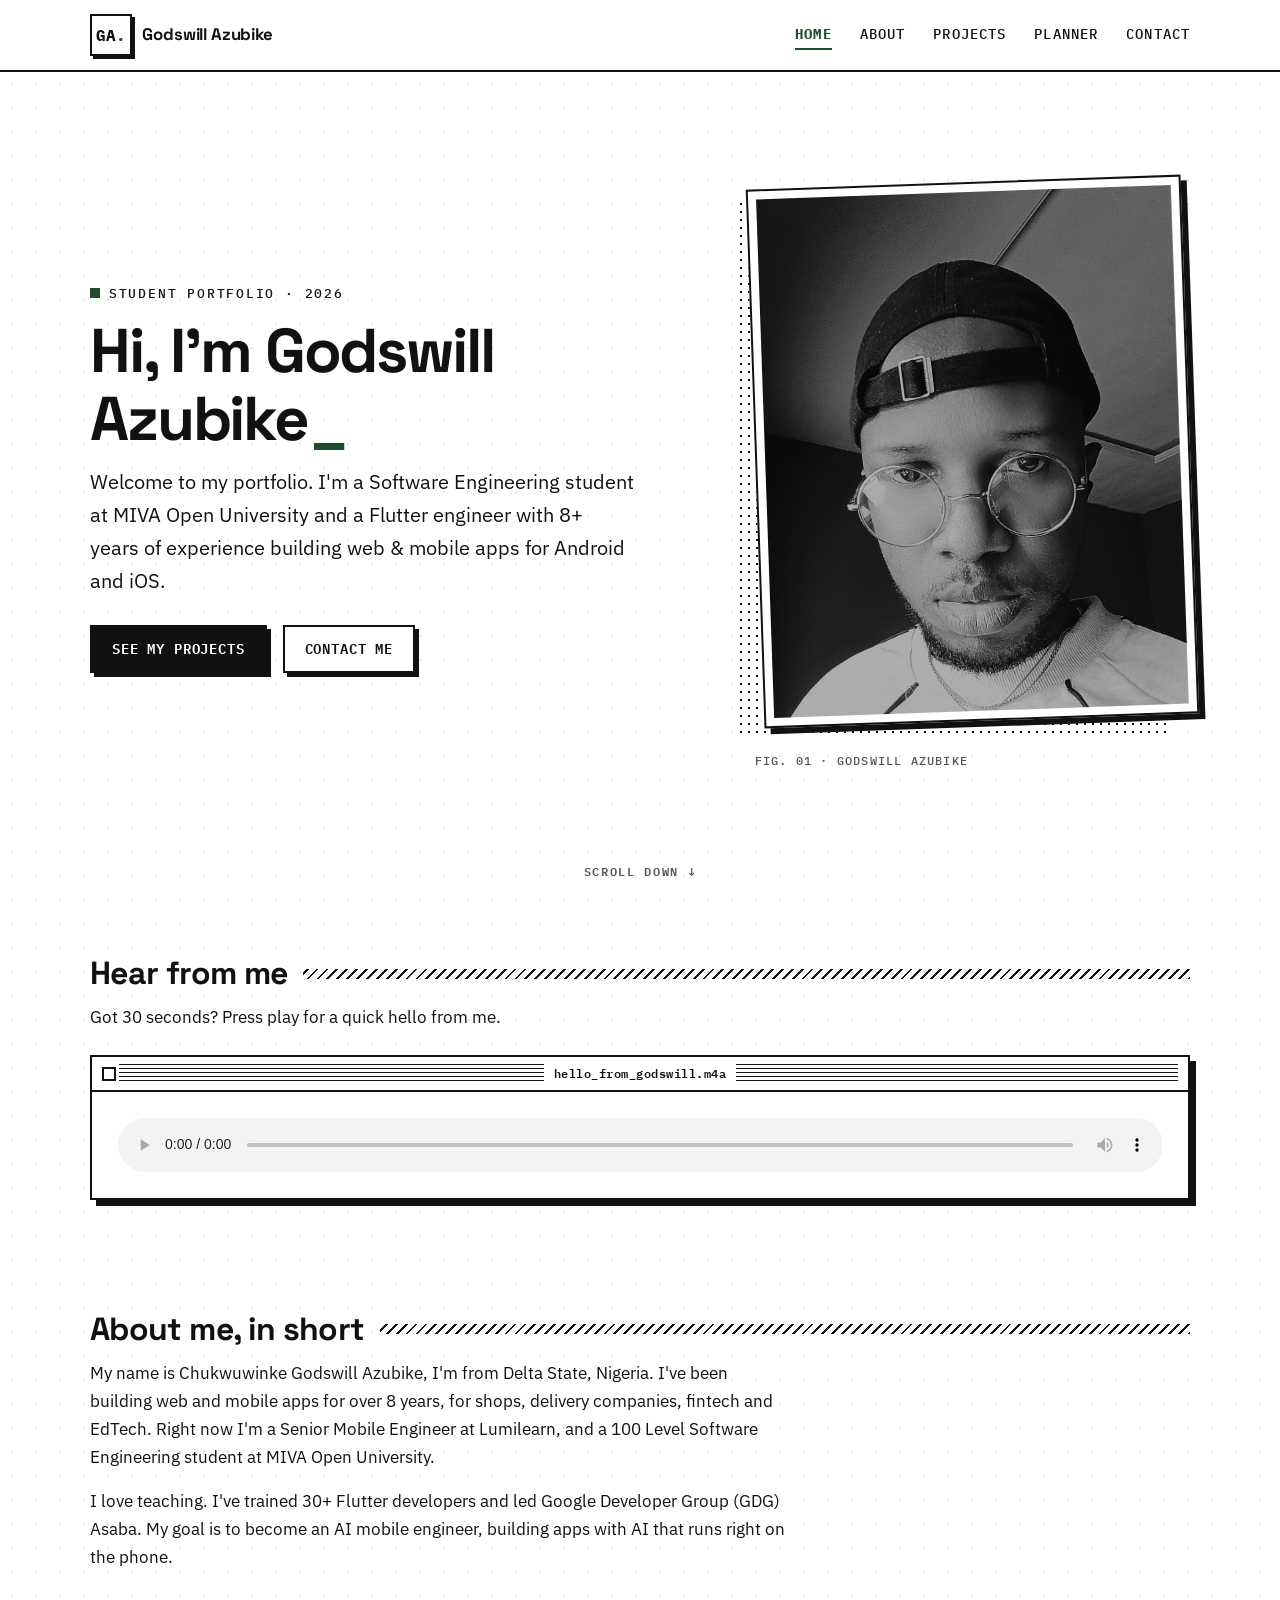
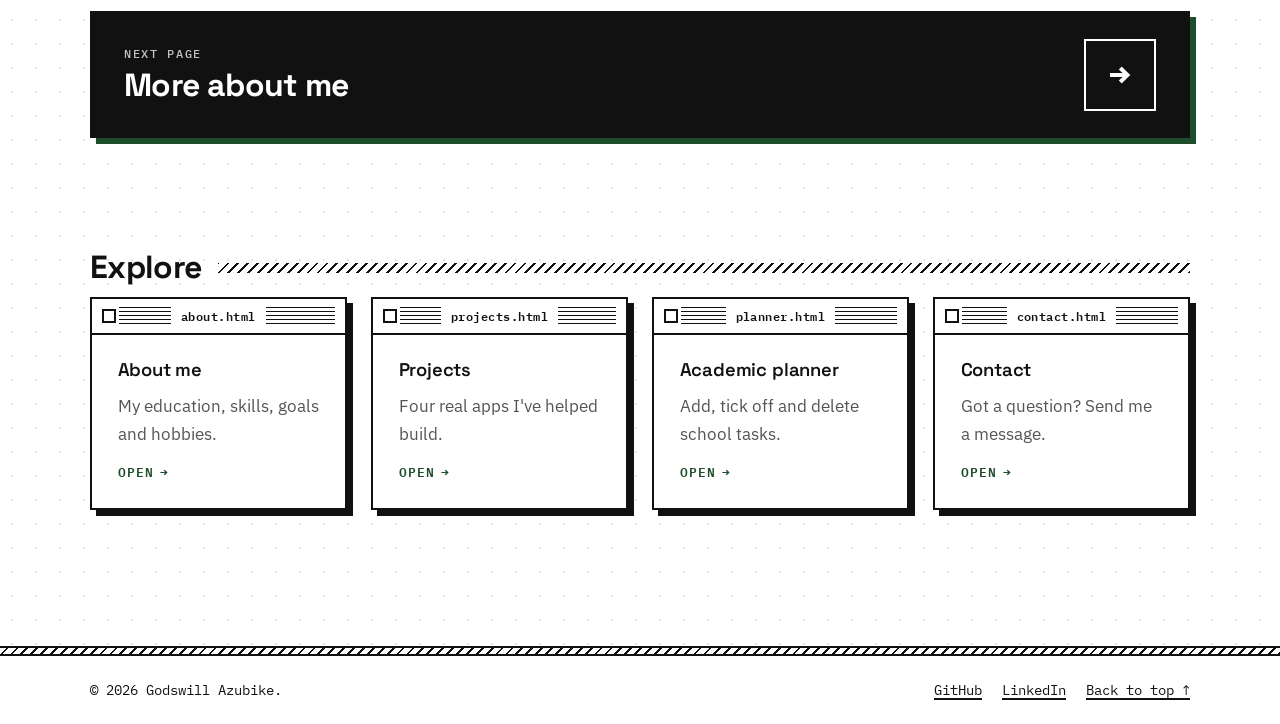
<file: index.html>
<!DOCTYPE html>
<html lang="en">
<head>
  <meta charset="UTF-8">
  <meta name="viewport" content="width=device-width, initial-scale=1">
  <title>Godswill Azubike | Student Portfolio</title>
  <meta name="description" content="Student portfolio of Godswill Azubike, a Software Engineering student at MIVA Open University and mobile developer.">
 
  <meta property="og:type" content="website">
  <meta property="og:site_name" content="Godswill Azubike">
  <meta property="og:title" content="Godswill Azubike | Student Portfolio">
  <meta property="og:description" content="Student portfolio of Godswill Azubike, a Software Engineering student at MIVA Open University and mobile developer.">
  <meta property="og:image" content="images/og-image.jpg">
  <meta property="og:image:width" content="1200">
  <meta property="og:image:height" content="630">
  <meta property="og:image:alt" content="The home page of Godswill Azubike's student portfolio">
  <meta name="twitter:card" content="summary_large_image">
  <meta name="twitter:title" content="Godswill Azubike | Student Portfolio">
  <meta name="twitter:description" content="Student portfolio of Godswill Azubike, a Software Engineering student at MIVA Open University and mobile developer.">
  <meta name="twitter:image" content="images/og-image.jpg">

  <link rel="icon" href="images/favicon.svg" type="image/svg+xml">
  <link rel="preconnect" href="https://fonts.googleapis.com">
  <link rel="preconnect" href="https://fonts.gstatic.com" crossorigin>
  <link rel="stylesheet" href="https://fonts.googleapis.com/css2?family=IBM+Plex+Mono:wght@400;500;600;700&family=IBM+Plex+Sans:wght@400;500;600;700&family=Space+Grotesk:wght@500;600;700&display=swap">
  <link rel="stylesheet" href="css/style.css">
  <script src="js/main.js"></script>


</head>
<body>
  <a class="skip-link" href="#main">Skip to content</a>

  <header class="site-header" id="top">
    <div class="container site-header__inner">
      <a class="logo" href="index.html">
        <span class="logo__mark">GA<span class="logo__dot">.</span></span>
        <span class="logo__name">Godswill Azubike</span>
      </a>
      <button class="nav-toggle" type="button">
        <span class="nav-toggle__icon"><span></span><span></span><span></span></span>
        <span class="nav-toggle__text">Menu</span>
      </button>
      <nav class="site-nav" id="site-nav">
        <ul class="site-nav__list">
          <li><a href="index.html" class="is-active">Home</a></li>
          <li><a href="about.html">About</a></li>
          <li><a href="projects.html">Projects</a></li>
          <li><a href="planner.html">Planner</a></li>
          <li><a href="contact.html">Contact</a></li>
        </ul>
      </nav>
    </div>
  </header>

  <main id="main">
    <!-- Hero: -->
    <section class="hero">
      <div class="container hero__grid">
        <div class="hero__text">
          <p class="eyebrow">Student Portfolio · 2026</p>
          <h1 id="hero-title">Hi, I'm Godswill Azubike<span class="cursor">_</span></h1>
          <p class="hero__lead">Welcome to my portfolio. I'm a Software Engineering student at MIVA Open University and a Flutter engineer with 8+ years of experience building web &amp; mobile apps for Android and iOS.</p>
          <div class="btn-row">
            <a class="btn btn--primary" href="projects.html">See my projects</a>
            <a class="btn" href="contact.html">Contact me</a>
          </div>
        </div>

        <figure class="portrait">
          <div class="portrait__media">
            <div class="portrait__frame">
              <img src="images/hero1.jpg" alt="Godswill Azubike in round glasses and a cap, looking at the camera" width="1080" height="1350">
            </div>
          </div>
          <figcaption>Fig. 01 · Godswill Azubike</figcaption>
        </figure>
      </div>

      <a class="scroll-cue" href="#hear-from-me">Scroll down ↓</a>
    </section>

    <!-- Welcome message: a short voice note -->
    <section class="section" id="hear-from-me">
      <div class="container">
        <h2 class="section-title" id="voice-title">Hear from me</h2>
        <p>Got 30 seconds? Press play for a quick hello from me.</p>

        <div class="window voice">
          <div class="window__bar"><span class="window__title">hello_from_godswill.m4a</span></div>
          <div class="window__body">
            <audio class="voice__audio" src="media/voice_recording.m4a" preload="metadata" controls>
              Your browser can't play this audio.
            </audio>
          </div>
        </div>
      </div>
    </section>

    <!-- Short biography -->
    <section class="section" id="about-short">
      <div class="container">
        <h2 class="section-title" id="bio-title">About me, in short</h2>

        <div class="bio">
          <p>My name is Chukwuwinke Godswill Azubike, I'm from Delta State, Nigeria. I've been building web and mobile apps for over 8 years, for shops, delivery companies, fintech and EdTech. Right now I'm a Senior Mobile Engineer at Lumilearn, and a 100 Level Software Engineering student at MIVA Open University.</p>
          <p>I love teaching. I've trained 30+ Flutter developers and led Google Developer Group (GDG) Asaba. My goal is to become an AI mobile engineer, building apps with AI that runs right on the phone.</p>
        </div>

        <!-- link to the About page -->
        <a class="cta-bar" href="about.html">
          <span class="cta-bar__text">
            <span class="cta-bar__label">Next page</span>
            <span class="cta-bar__title">More about me</span>
          </span>
          <span class="cta-bar__arrow">→</span>
        </a>
      </div>
    </section>

    <!-- Links to the other pages -->
    <section class="section">
      <div class="container">
        <h2 class="section-title" id="explore-title">Explore</h2>
        <div class="card-grid">
          <a class="window card-link" href="about.html">
            <div class="window__bar"><span class="window__title">about.html</span></div>
            <div class="window__body">
              <h3>About me</h3>
              <p>My education, skills, goals and hobbies.</p>
              <span class="card-link__more">Open</span>
            </div>
          </a>
          <a class="window card-link" href="projects.html">
            <div class="window__bar"><span class="window__title">projects.html</span></div>
            <div class="window__body">
              <h3>Projects</h3>
              <p>Four real apps I've helped build.</p>
              <span class="card-link__more">Open</span>
            </div>
          </a>
          <a class="window card-link" href="planner.html">
            <div class="window__bar"><span class="window__title">planner.html</span></div>
            <div class="window__body">
              <h3>Academic planner</h3>
              <p>Add, tick off and delete school tasks.</p>
              <span class="card-link__more">Open</span>
            </div>
          </a>
          <a class="window card-link" href="contact.html">
            <div class="window__bar"><span class="window__title">contact.html</span></div>
            <div class="window__body">
              <h3>Contact</h3>
              <p>Got a question? Send me a message.</p>
              <span class="card-link__more">Open</span>
            </div>
          </a>
        </div>
      </div>
    </section>
  </main>

  <footer class="site-footer">
    <div class="container site-footer__inner">
      <p>&copy; <span data-year>2026</span> Godswill Azubike.</p>
      <ul class="site-footer__links">
        <li><a href="https://github.com/Godswill-Azubike" target="_blank" rel="noopener noreferrer">GitHub</a></li>
        <li><a href="https://www.linkedin.com/in/godswill-azubike" target="_blank" rel="noopener noreferrer">LinkedIn</a></li>
        <li><a href="#top">Back to top ↑</a></li>
      </ul>
    </div>
  </footer>
</body>
</html>
</file>
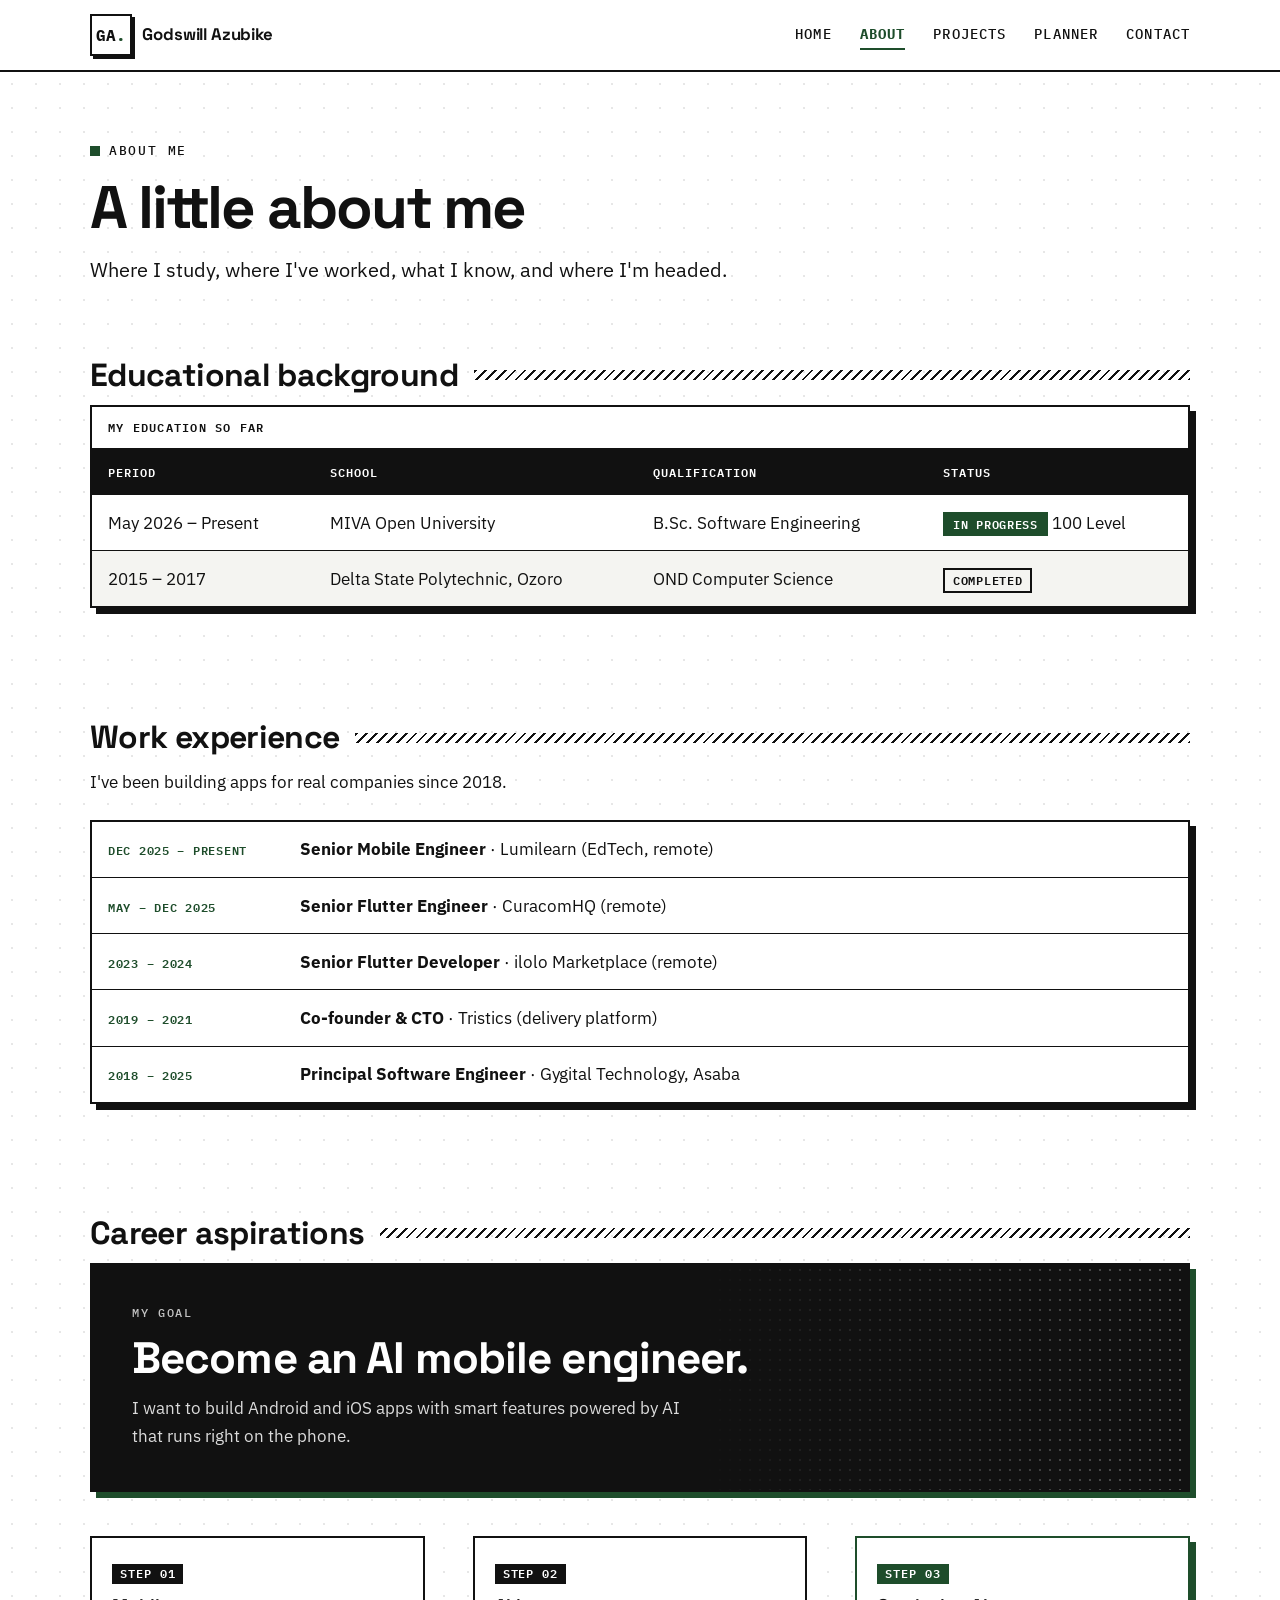
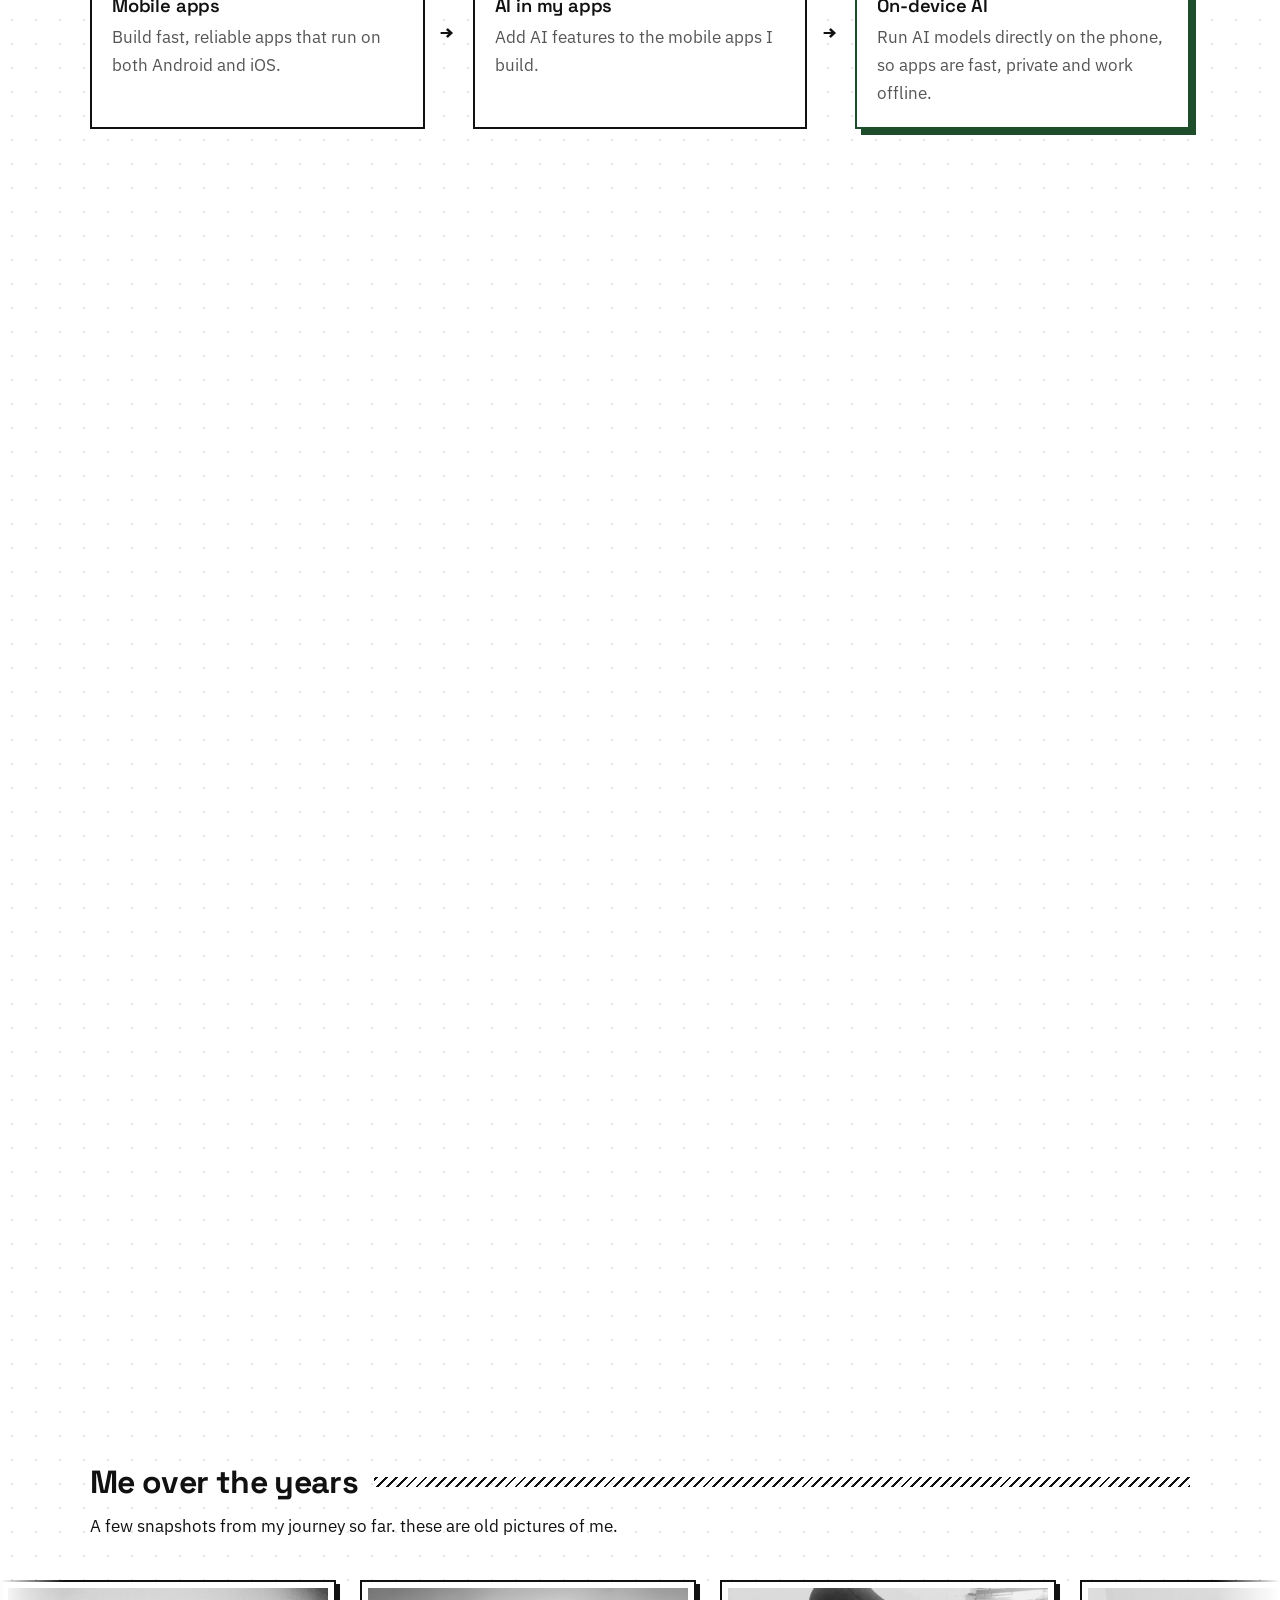
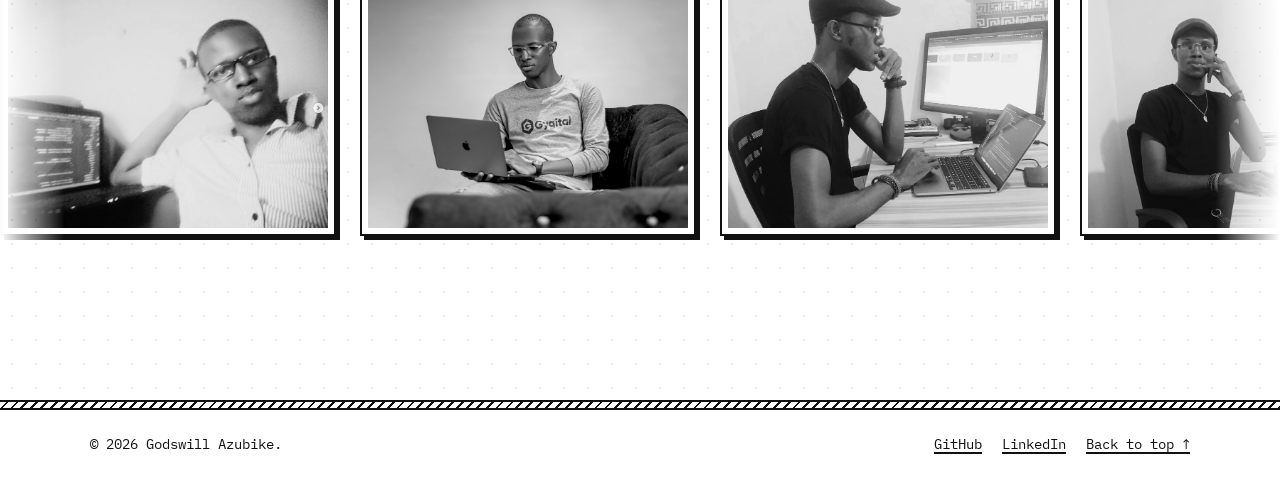
<file: about.html>
<!DOCTYPE html>
<html lang="en">
<head>
  <meta charset="UTF-8">
  <meta name="viewport" content="width=device-width, initial-scale=1">
  <title>About Me | Godswill Azubike</title>
  <meta name="description" content="Godswill Azubike's education, work experience, career goals, technical skills, teaching, hobbies and photos over the years.">

  <meta property="og:type" content="website">
  <meta property="og:site_name" content="Godswill Azubike">
  <meta property="og:title" content="About Me | Godswill Azubike">
  <meta property="og:description" content="Godswill Azubike's education, work experience, career goals, technical skills, teaching, hobbies and photos over the years.">
  <meta property="og:image" content="images/og-image.jpg">
  <meta property="og:image:width" content="1200">
  <meta property="og:image:height" content="630">
  <meta property="og:image:alt" content="The home page of Godswill Azubike's student portfolio">
  <meta name="twitter:card" content="summary_large_image">
  <meta name="twitter:title" content="About Me | Godswill Azubike">
  <meta name="twitter:description" content="Godswill Azubike's education, work experience, career goals, technical skills, teaching, hobbies and photos over the years.">
  <meta name="twitter:image" content="images/og-image.jpg">

  <link rel="icon" href="images/favicon.svg" type="image/svg+xml">
  <link rel="preconnect" href="https://fonts.googleapis.com">
  <link rel="preconnect" href="https://fonts.gstatic.com" crossorigin>
  <link rel="stylesheet" href="https://fonts.googleapis.com/css2?family=IBM+Plex+Mono:wght@400;500;600;700&family=IBM+Plex+Sans:wght@400;500;600;700&family=Space+Grotesk:wght@500;600;700&display=swap">
  <link rel="stylesheet" href="css/style.css">
  <script src="js/main.js"></script>

</head>
<body>
  <a class="skip-link" href="#main">Skip to content</a>

  <header class="site-header" id="top">
    <div class="container site-header__inner">
      <a class="logo" href="index.html">
        <span class="logo__mark">GA<span class="logo__dot">.</span></span>
        <span class="logo__name">Godswill Azubike</span>
      </a>
      <button class="nav-toggle" type="button">
        <span class="nav-toggle__icon"><span></span><span></span><span></span></span>
        <span class="nav-toggle__text">Menu</span>
      </button>
      <nav class="site-nav" id="site-nav">
        <ul class="site-nav__list">
          <li><a href="index.html">Home</a></li>
          <li><a href="about.html" class="is-active">About</a></li>
          <li><a href="projects.html">Projects</a></li>
          <li><a href="planner.html">Planner</a></li>
          <li><a href="contact.html">Contact</a></li>
        </ul>
      </nav>
    </div>
  </header>

  <main id="main">
    <section class="page-hero">
      <div class="container">
        <p class="eyebrow">About me</p>
        <h1 id="page-title">A little about me</h1>
        <p class="lead">Where I study, where I've worked, what I know, and where I'm headed.</p>
      </div>
    </section>

    <!-- Educational background -->
    <section class="section">
      <div class="container">
        <h2 class="section-title" id="edu-title">Educational background</h2>
        <div class="table-wrap" tabindex="0">
          <table class="stack-table">
            <caption>My education so far</caption>
            <thead>
              <tr>
                <th scope="col">Period</th>
                <th scope="col">School</th>
                <th scope="col">Qualification</th>
                <th scope="col">Status</th>
              </tr>
            </thead>
            <tbody>
              <tr>
                <td>May 2026 – Present</td>
                <td>MIVA Open University</td>
                <td>B.Sc. Software Engineering</td>
                <td><span class="badge badge--green">In progress</span> 100 Level</td>
              </tr>
              <tr>
                <td>2015 – 2017</td>
                <td>Delta State Polytechnic, Ozoro</td>
                <td>OND Computer Science</td>
                <td><span class="badge">Completed</span></td>
              </tr>
            </tbody>
          </table>
        </div>
      </div>
    </section>

    <!-- Work experience -->
    <section class="section">
      <div class="container">
        <h2 class="section-title" id="work-title">Work experience</h2>
        <p>I've been building apps for real companies since 2018.</p>
        <ol class="timeline">
          <li>
            <span class="timeline__date">Dec 2025 – Present</span>
            <span><strong>Senior Mobile Engineer</strong> · Lumilearn (EdTech, remote)</span>
          </li>
          <li>
            <span class="timeline__date">May – Dec 2025</span>
            <span><strong>Senior Flutter Engineer</strong> · CuracomHQ (remote)</span>
          </li>
          <li>
            <span class="timeline__date">2023 – 2024</span>
            <span><strong>Senior Flutter Developer</strong> · ilolo Marketplace (remote)</span>
          </li>
          <li>
            <span class="timeline__date">2019 – 2021</span>
            <span><strong>Co-founder &amp; CTO</strong> · Tristics (delivery platform)</span>
          </li>
          <li>
            <span class="timeline__date">2018 – 2025</span>
            <span><strong>Principal Software Engineer</strong> · Gygital Technology, Asaba</span>
          </li>
        </ol>
      </div>
    </section>

    <!-- Career aspirations -->
    <section class="section">
      <div class="container">
        <h2 class="section-title" id="goals-title">Career aspirations</h2>

        <!-- The big goal -->
        <div class="goal">
          <p class="goal__label">My goal</p>
          <p class="goal__text">Become an AI mobile engineer.</p>
          <p class="goal__sub">I want to build Android and iOS apps with smart features powered by AI that runs right on the phone.</p>
        </div>

        <!-- The path to get there -->
        <ol class="roadmap">
          <li>
            <span class="roadmap__step">Step 01</span>
            <h3>Mobile apps</h3>
            <p>Build fast, reliable apps that run on both Android and iOS.</p>
          </li>
          <li>
            <span class="roadmap__step">Step 02</span>
            <h3>AI in my apps</h3>
            <p>Add AI features to the mobile apps I build.</p>
          </li>
          <li>
            <span class="roadmap__step">Step 03</span>
            <h3>On-device AI</h3>
            <p>Run AI models directly on the phone, so apps are fast, private and work offline.</p>
          </li>
        </ol>
      </div>
    </section>

    <!-- Technical skills -->
    <section class="section">
      <div class="container">
        <h2 class="section-title" id="skills-title">Technical skills</h2>
        <p>The languages and tools I use most.</p>
        <div class="skill-grid">
          <article class="window">
            <div class="window__bar"><span class="window__title">web</span></div>
            <div class="window__body">
              <h3>Web</h3>
              <ul class="tags tags--hover">
                <li class="tag">HTML</li>
                <li class="tag">CSS</li>
                <li class="tag">JavaScript</li>
              </ul>
            </div>
          </article>
          <article class="window">
            <div class="window__bar"><span class="window__title">mobile</span></div>
            <div class="window__body">
              <h3>Mobile</h3>
              <ul class="tags tags--hover">
                <li class="tag">Flutter</li>
                <li class="tag">Dart</li>
                <li class="tag">Android</li>
                <li class="tag">iOS</li>
                <li class="tag">Swift</li>
                <li class="tag">Kotlin</li>
                <li class="tag">Riverpod</li>
                <li class="tag">BLoC</li>
              </ul>
            </div>
          </article>
          <article class="window">
            <div class="window__bar"><span class="window__title">backend</span></div>
            <div class="window__body">
              <h3>Back end</h3>
              <ul class="tags tags--hover">
                <li class="tag">PHP</li>
                <li class="tag">Laravel</li>
                <li class="tag">Firebase</li>
                <li class="tag">MySQL</li>
                <li class="tag">Socket.IO</li>
                <li class="tag">REST APIs</li>
              </ul>
            </div>
          </article>
          <article class="window">
            <div class="window__bar"><span class="window__title">tools</span></div>
            <div class="window__body">
              <h3>Tools</h3>
              <ul class="tags tags--hover">
                <li class="tag">Git &amp; GitHub</li>
                <li class="tag">VS Code</li>
                <li class="tag">Figma</li>
                <li class="tag">GitHub Actions</li>
                <li class="tag">Codemagic</li>
                <li class="tag">Testing</li>
              </ul>
            </div>
          </article>
        </div>
      </div>
    </section>

    <!-- Teaching and community -->
    <section class="section">
      <div class="container">
        <h2 class="section-title" id="community-title">Teaching &amp; community</h2>
        <p>I enjoy helping other developers grow.</p>
        <div class="skill-grid">
          <article class="window">
            <div class="window__bar"><span class="window__title">gdg</span></div>
            <div class="window__body community">
              <h3>GDG Asaba</h3>
              <p class="community__role">Lead Organizer · 2022 – 2024</p>
              <p>Meetups, Flutter workshops and DevFest.</p>
            </div>
          </article>
          <article class="window">
            <div class="window__bar"><span class="window__title">tech4dev</span></div>
            <div class="window__body community">
              <h3>Tech4Dev</h3>
              <p class="community__role">Flutter Instructor · 2022 – 2023</p>
              <p>Trained 30+ developers, and 60% published their first app.</p>
            </div>
          </article>
          <article class="window">
            <div class="window__bar"><span class="window__title">bootcamp</span></div>
            <div class="window__body community">
              <h3>Made Eazy Bootcamp</h3>
              <p class="community__role">Web Instructor · 2017</p>
              <p>Taught beginners how to build websites.</p>
            </div>
          </article>
        </div>
      </div>
    </section>

    <!-- Hobbies and interests -->
    <section class="section">
      <div class="container">
        <h2 class="section-title" id="hobbies-title">Hobbies and interests</h2>
        <p>What I enjoy when I'm not studying or coding.</p>
        <ul class="hobby-list">
          <li><strong>Teaching</strong> Sharing what I know and helping others learn.</li>
          <li><strong>Travelling</strong> Visiting new places and meeting new people.</li>
          <li><strong>Reading</strong> Books and articles that help me grow.</li>
          <li><strong>Running</strong> Exercise and running to stay fit.</li>
        </ul>
      </div>
    </section>

    <!-- Photo gallery:  -->
    <section class="section">
      <div class="container">
        <h2 class="section-title" id="gallery-title">Me over the years</h2>
        <p>A few snapshots from my journey so far. these are old pictures of me.</p>
      </div>
      <div class="gallery" tabindex="0">
        <ul class="gallery__track">
          <li class="gallery__item"><img src="images/gallery-01-laptop-selfie.jpg" alt="An early photo of Godswill beside a laptop showing code" width="900" height="675" loading="lazy"></li>
          <li class="gallery__item"><img src="images/gallery-02-photo-shoot.jpg" alt="Godswill in a Gygital shirt, working on a laptop on a sofa" width="900" height="675" loading="lazy"></li>
          <li class="gallery__item"><img src="images/gallery-03-at-my-desk.jpg" alt="Godswill in a maroon cap at a desk, hand on chin, typing on a laptop" width="900" height="675" loading="lazy"></li>
          <li class="gallery__item"><img src="images/gallery-04-desk-portrait.jpg" alt="Godswill in a maroon cap, seated at a desk beside a laptop and monitor" width="900" height="675" loading="lazy"></li>
          <li class="gallery__item"><img src="images/gallery-05-blue-hoodie.jpg" alt="Godswill smiling in a blue hoodie at a home desk setup" width="900" height="675" loading="lazy"></li>
          <li class="gallery__item"><img src="images/gallery-06-home-office.jpg" alt="Godswill in a blue hoodie, working on two laptops in front of a big screen" width="900" height="675" loading="lazy"></li>
          <li class="gallery__item"><img src="images/gallery-07-studio-setup.jpg" alt="Godswill in a black hoodie at a desk with monitors and a microphone" width="900" height="675" loading="lazy"></li>
          <li class="gallery__item"><img src="images/gallery-08-coding-session.jpg" alt="Black-and-white photo of Godswill in a cap, coding at a desk" width="900" height="675" loading="lazy"></li>
          <li class="gallery__item"><img src="images/gallery-09-red-cap.jpg" alt="Godswill in a red cap, typing on a laptop at a desk" width="900" height="675" loading="lazy"></li>
        </ul>
      </div>
    </section>
  </main>

  <footer class="site-footer">
    <div class="container site-footer__inner">
      <p>&copy; <span data-year>2026</span> Godswill Azubike.</p>
      <ul class="site-footer__links">
        <li><a href="https://github.com/Godswill-Azubike" target="_blank" rel="noopener noreferrer">GitHub</a></li>
        <li><a href="https://www.linkedin.com/in/godswill-azubike" target="_blank" rel="noopener noreferrer">LinkedIn</a></li>
        <li><a href="#top">Back to top ↑</a></li>
      </ul>
    </div>
  </footer>
</body>
</html>
</file>
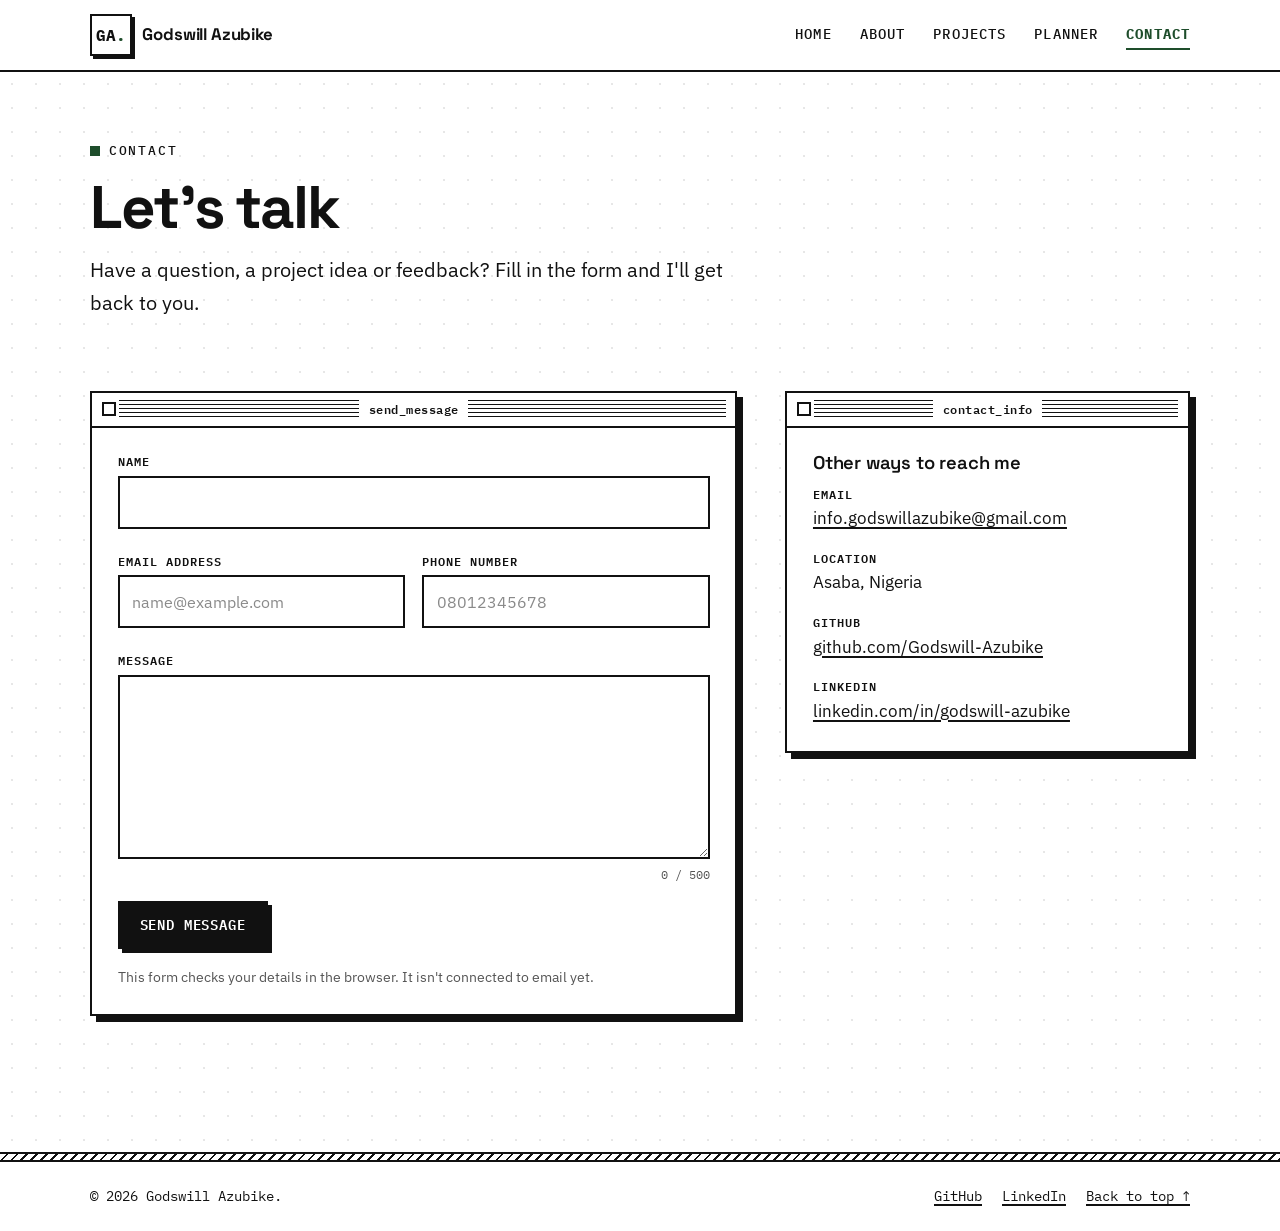
<file: contact.html>
<!DOCTYPE html>
<html lang="en">
<head>
  <meta charset="UTF-8">
  <meta name="viewport" content="width=device-width, initial-scale=1">
  <title>Contact | Godswill Azubike</title>
  <meta name="description" content="Send Godswill Azubike a message.">
 
  <meta property="og:type" content="website">
  <meta property="og:site_name" content="Godswill Azubike">
  <meta property="og:title" content="Contact | Godswill Azubike">
  <meta property="og:description" content="Send Godswill Azubike a message.">
  <meta property="og:image" content="images/og-image.jpg">
  <meta property="og:image:width" content="1200">
  <meta property="og:image:height" content="630">
  <meta property="og:image:alt" content="The home page of Godswill Azubike's student portfolio">
  <meta name="twitter:card" content="summary_large_image">
  <meta name="twitter:title" content="Contact | Godswill Azubike">
  <meta name="twitter:description" content="Send Godswill Azubike a message.">
  <meta name="twitter:image" content="images/og-image.jpg">

  <link rel="icon" href="images/favicon.svg" type="image/svg+xml">
  <link rel="preconnect" href="https://fonts.googleapis.com">
  <link rel="preconnect" href="https://fonts.gstatic.com" crossorigin>
  <link rel="stylesheet" href="https://fonts.googleapis.com/css2?family=IBM+Plex+Mono:wght@400;500;600;700&family=IBM+Plex+Sans:wght@400;500;600;700&family=Space+Grotesk:wght@500;600;700&display=swap">
  <link rel="stylesheet" href="css/style.css">
  <script src="js/main.js"></script>
  <script src="js/contact.js" defer></script>

</head>
<body>
  <a class="skip-link" href="#main">Skip to content</a>

  <header class="site-header" id="top">
    <div class="container site-header__inner">
      <a class="logo" href="index.html">
        <span class="logo__mark">GA<span class="logo__dot">.</span></span>
        <span class="logo__name">Godswill Azubike</span>
      </a>
      <button class="nav-toggle" type="button">
        <span class="nav-toggle__icon"><span></span><span></span><span></span></span>
        <span class="nav-toggle__text">Menu</span>
      </button>
      <nav class="site-nav" id="site-nav">
        <ul class="site-nav__list">
          <li><a href="index.html">Home</a></li>
          <li><a href="about.html">About</a></li>
          <li><a href="projects.html">Projects</a></li>
          <li><a href="planner.html">Planner</a></li>
          <li><a href="contact.html" class="is-active">Contact</a></li>
        </ul>
      </nav>
    </div>
  </header>

  <main id="main">
    <section class="page-hero">
      <div class="container">
        <p class="eyebrow">Contact</p>
        <h1 id="page-title">Let's talk</h1>
        <p class="lead">Have a question, a project idea or feedback? Fill in the form and I'll get back to you.</p>
      </div>
    </section>

    <section class="section">
      <div class="container contact-grid">

        <!-- Contact form -->
        <div class="window">
          <div class="window__bar"><span class="window__title">send_message</span></div>
          <div class="window__body">
            <div class="alert alert--success" id="form-success" tabindex="-1" hidden></div>

            <form class="form" id="contact-form" novalidate>
              <div class="field">
                <label for="name">Name</label>
                <input id="name" name="name" type="text" autocomplete="name">
                <p class="error" id="name-error"></p>
              </div>

              <div class="field-row">
                <div class="field">
                  <label for="email">Email address</label>
                  <input id="email" name="email" type="email" autocomplete="email" placeholder="name@example.com">
                  <p class="error" id="email-error"></p>
                </div>
                <div class="field">
                  <label for="phone">Phone number</label>
                  <input id="phone" name="phone" type="tel" inputmode="numeric" autocomplete="tel" placeholder="08012345678">
                  <p class="error" id="phone-error"></p>
                </div>
              </div>

              <div class="field">
                <label for="message">Message</label>
                <textarea id="message" name="message" rows="6" maxlength="500"></textarea>
                <div class="field__foot">
                  <p class="error" id="message-error"></p>
                  <p class="counter" id="message-count">0 / 500</p>
                </div>
              </div>

              <div>
                <button class="btn btn--primary" type="submit">Send message</button>
              </div>
              <p class="note">This form checks your details in the browser. It isn't connected to email yet.</p>
            </form>
          </div>
        </div>

        <!-- Other contact details -->
        <aside class="window">
          <div class="window__bar"><span class="window__title">contact_info</span></div>
          <div class="window__body">
            <h2 class="h3" id="info-title">Other ways to reach me</h2>
            <address>
              <ul class="contact-list">
                <li><span class="label">Email</span><a href="mailto:info.godswillazubike@gmail.com">info.godswillazubike@gmail.com</a></li>
                <li><span class="label">Location</span>Asaba, Nigeria</li>
                <li><span class="label">GitHub</span><a href="https://github.com/Godswill-Azubike" target="_blank" rel="noopener noreferrer">github.com/Godswill-Azubike</a></li>
                <li><span class="label">LinkedIn</span><a href="https://www.linkedin.com/in/godswill-azubike" target="_blank" rel="noopener noreferrer">linkedin.com/in/godswill-azubike</a></li>
              </ul>
            </address>
          </div>
        </aside>

      </div>
    </section>
  </main>

  <footer class="site-footer">
    <div class="container site-footer__inner">
      <p>&copy; <span data-year>2026</span> Godswill Azubike.</p>
      <ul class="site-footer__links">
        <li><a href="https://github.com/Godswill-Azubike" target="_blank" rel="noopener noreferrer">GitHub</a></li>
        <li><a href="https://www.linkedin.com/in/godswill-azubike" target="_blank" rel="noopener noreferrer">LinkedIn</a></li>
        <li><a href="#top">Back to top ↑</a></li>
      </ul>
    </div>
  </footer>
</body>
</html>
</file>
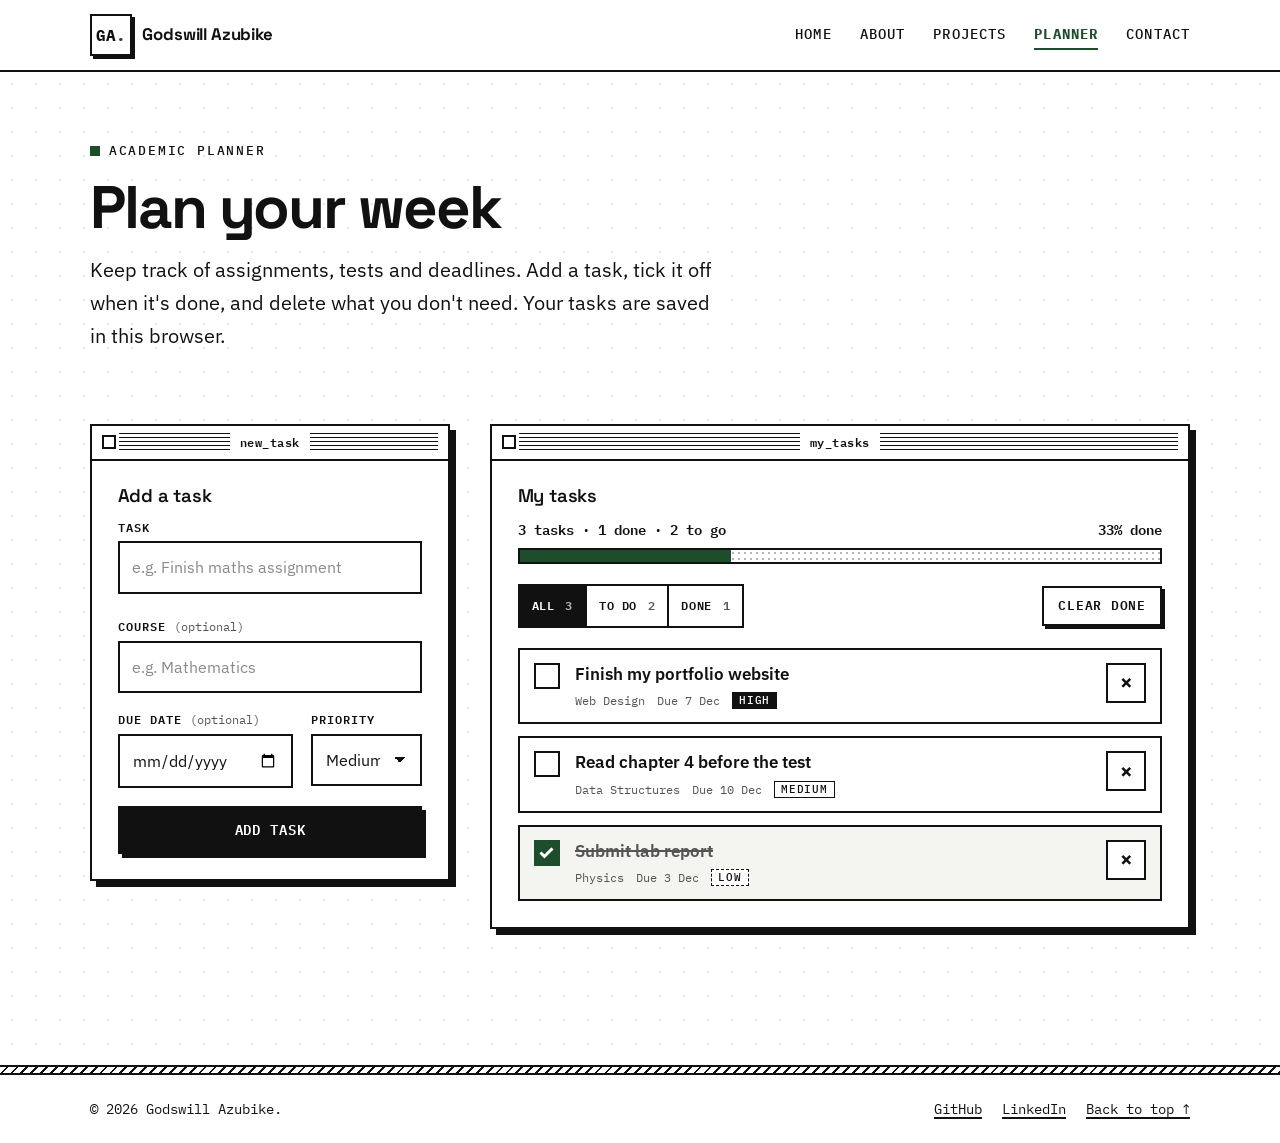
<file: planner.html>
<!DOCTYPE html>
<html lang="en">
<head>
  <meta charset="UTF-8">
  <meta name="viewport" content="width=device-width, initial-scale=1">
  <title>Academic Planner | Godswill Azubike</title>
  <meta name="description" content="A simple academic planner: add school tasks, mark them as done and delete them.">
  
  <meta property="og:type" content="website">
  <meta property="og:site_name" content="Godswill Azubike">
  <meta property="og:title" content="Academic Planner | Godswill Azubike">
  <meta property="og:description" content="A simple academic planner: add school tasks, mark them as done and delete them.">
  <meta property="og:image" content="images/og-image.jpg">
  <meta property="og:image:width" content="1200">
  <meta property="og:image:height" content="630">
  <meta property="og:image:alt" content="The home page of Godswill Azubike's student portfolio">
  <meta name="twitter:card" content="summary_large_image">
  <meta name="twitter:title" content="Academic Planner | Godswill Azubike">
  <meta name="twitter:description" content="A simple academic planner: add school tasks, mark them as done and delete them.">
  <meta name="twitter:image" content="images/og-image.jpg">

  <link rel="icon" href="images/favicon.svg" type="image/svg+xml">
  <link rel="preconnect" href="https://fonts.googleapis.com">
  <link rel="preconnect" href="https://fonts.gstatic.com" crossorigin>
  <link rel="stylesheet" href="https://fonts.googleapis.com/css2?family=IBM+Plex+Mono:wght@400;500;600;700&family=IBM+Plex+Sans:wght@400;500;600;700&family=Space+Grotesk:wght@500;600;700&display=swap">
  <link rel="stylesheet" href="css/style.css">
  <script src="js/main.js"></script>
  <script src="js/planner.js" defer></script>

</head>
<body>
  <a class="skip-link" href="#main">Skip to content</a>

  <header class="site-header" id="top">
    <div class="container site-header__inner">
      <a class="logo" href="index.html">
        <span class="logo__mark">GA<span class="logo__dot">.</span></span>
        <span class="logo__name">Godswill Azubike</span>
      </a>
      <button class="nav-toggle" type="button">
        <span class="nav-toggle__icon"><span></span><span></span><span></span></span>
        <span class="nav-toggle__text">Menu</span>
      </button>
      <nav class="site-nav" id="site-nav">
        <ul class="site-nav__list">
          <li><a href="index.html">Home</a></li>
          <li><a href="about.html">About</a></li>
          <li><a href="projects.html">Projects</a></li>
          <li><a href="planner.html" class="is-active">Planner</a></li>
          <li><a href="contact.html">Contact</a></li>
        </ul>
      </nav>
    </div>
  </header>

  <main id="main">
    <section class="page-hero">
      <div class="container">
        <p class="eyebrow">Academic planner</p>
        <h1 id="page-title">Plan your week</h1>
        <p class="lead">Keep track of assignments, tests and deadlines. Add a task, tick it off when it's done, and delete what you don't need. Your tasks are saved in this browser.</p>
      </div>
    </section>

    <section class="section">
      <div class="container planner">

        <!-- Add a task -->
        <div class="window planner__form">
          <div class="window__bar"><span class="window__title">new_task</span></div>
          <div class="window__body">
            <h2 class="h3" id="form-title">Add a task</h2>
            <form class="form" id="task-form" novalidate>
              <div class="field">
                <label for="task-title">Task</label>
                <input id="task-title" name="title" type="text" maxlength="80" autocomplete="off" placeholder="e.g. Finish maths assignment">
                <p class="error" id="task-title-error"></p>
              </div>
              <div class="field">
                <label for="task-course">Course <span class="optional">(optional)</span></label>
                <input id="task-course" name="course" type="text" maxlength="40" autocomplete="off" placeholder="e.g. Mathematics">
              </div>
              <div class="field-row">
                <div class="field">
                  <label for="task-due">Due date <span class="optional">(optional)</span></label>
                  <input id="task-due" name="due" type="date">
                </div>
                <div class="field">
                  <label for="task-priority">Priority</label>
                  <select id="task-priority" name="priority">
                    <option value="low">Low</option>
                    <option value="medium" selected>Medium</option>
                    <option value="high">High</option>
                  </select>
                </div>
              </div>
              <button class="btn btn--primary" type="submit">Add task</button>
            </form>
          </div>
        </div>

        <!-- Task list -->
        <div class="window planner__list">
          <div class="window__bar"><span class="window__title">my_tasks</span></div>
          <div class="window__body">
            <h2 class="h3" id="tasks-title" tabindex="-1">My tasks</h2>

            <div class="stats">
              <p id="task-stats">No tasks yet</p>
              <p id="task-percent">0% done</p>
            </div>
            <div class="progress" id="task-progress">
              <div class="progress__fill" id="task-progress-fill"></div>
            </div>

            <div class="toolbar">
              <div class="filters">
                <button type="button" data-filter="all" class="is-active">All <span class="count" data-count="all">0</span></button>
                <button type="button" data-filter="active">To do <span class="count" data-count="active">0</span></button>
                <button type="button" data-filter="done">Done <span class="count" data-count="done">0</span></button>
              </div>
              <button class="btn btn--small" type="button" id="clear-done">Clear done</button>
            </div>

            <ul class="task-list" id="task-list"></ul>
            <p class="empty" id="task-empty" hidden>Nothing here yet. Add your first task using the form.</p>
            <noscript><p class="empty">The planner needs JavaScript turned on.</p></noscript>
          </div>
        </div>

      </div>
    </section>
  </main>

  <footer class="site-footer">
    <div class="container site-footer__inner">
      <p>&copy; <span data-year>2026</span> Godswill Azubike.</p>
      <ul class="site-footer__links">
        <li><a href="https://github.com/Godswill-Azubike" target="_blank" rel="noopener noreferrer">GitHub</a></li>
        <li><a href="https://www.linkedin.com/in/godswill-azubike" target="_blank" rel="noopener noreferrer">LinkedIn</a></li>
        <li><a href="#top">Back to top ↑</a></li>
      </ul>
    </div>
  </footer>
</body>
</html>
</file>
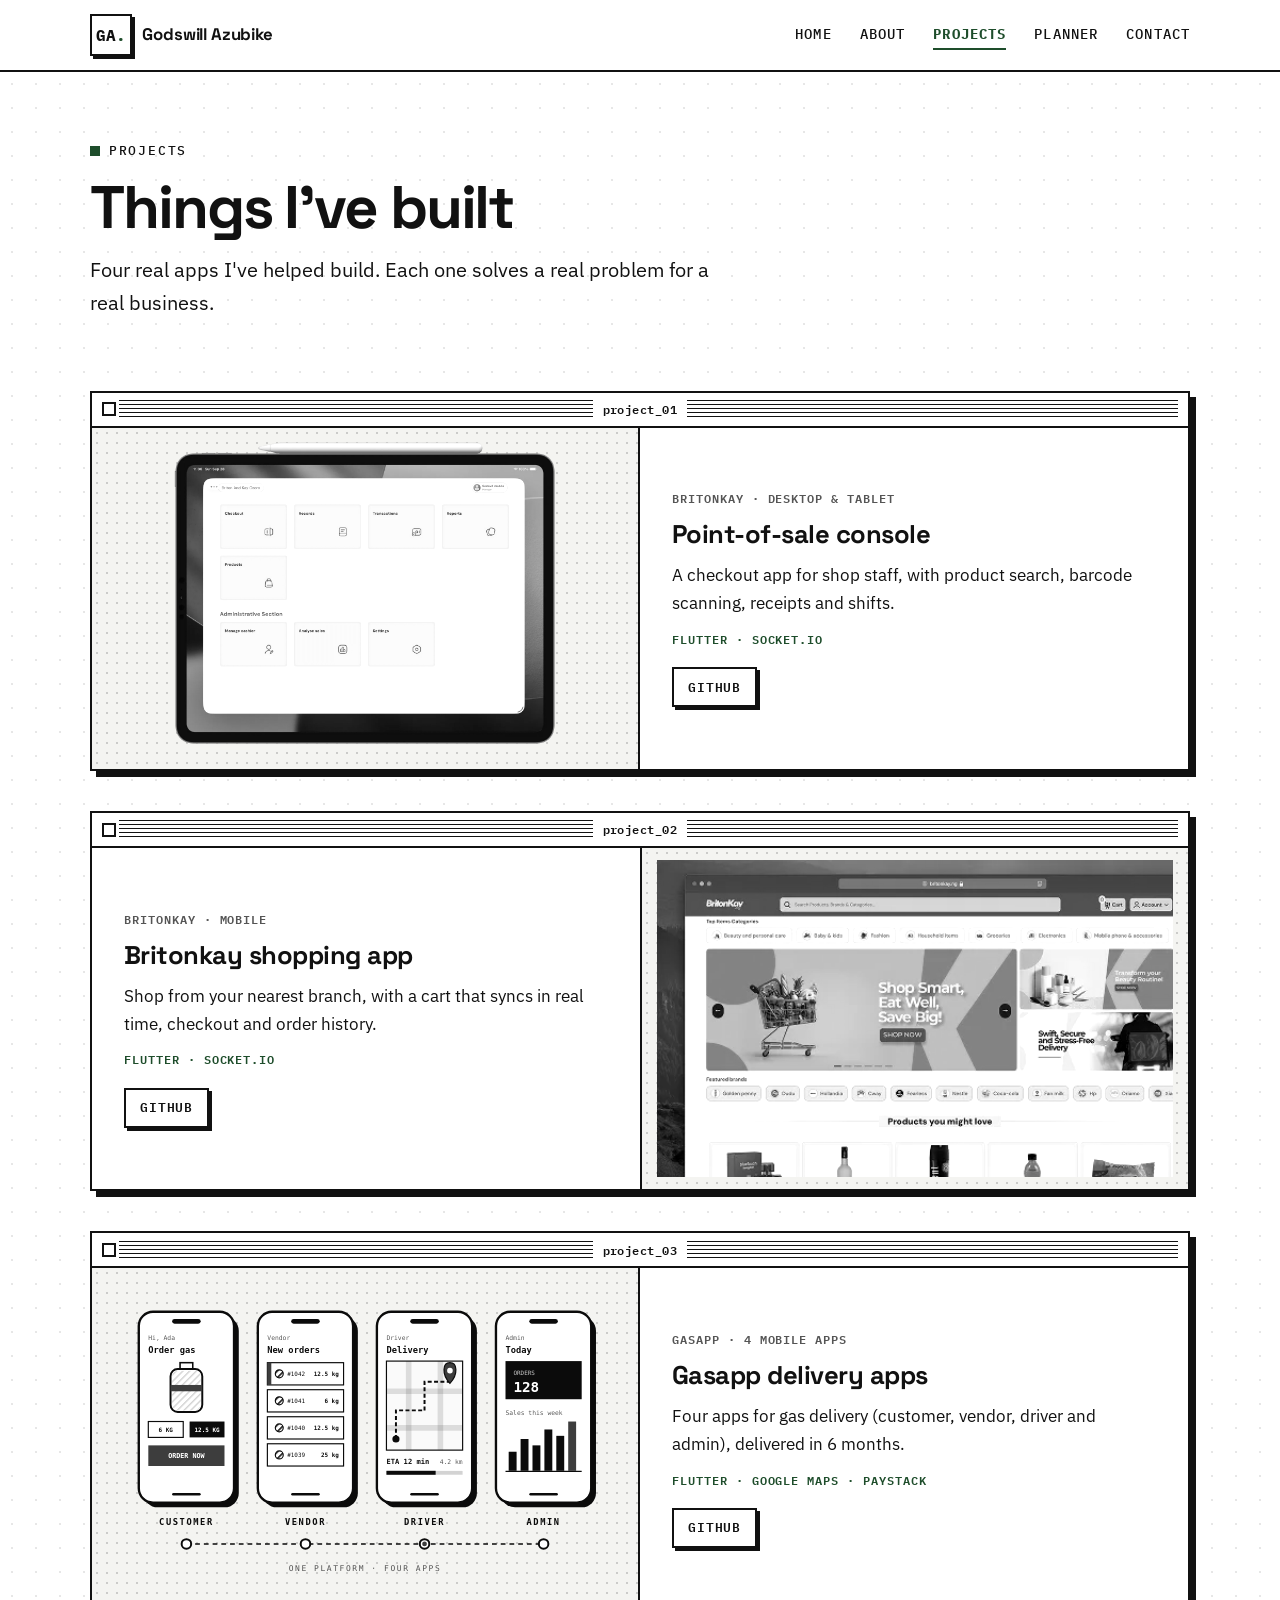
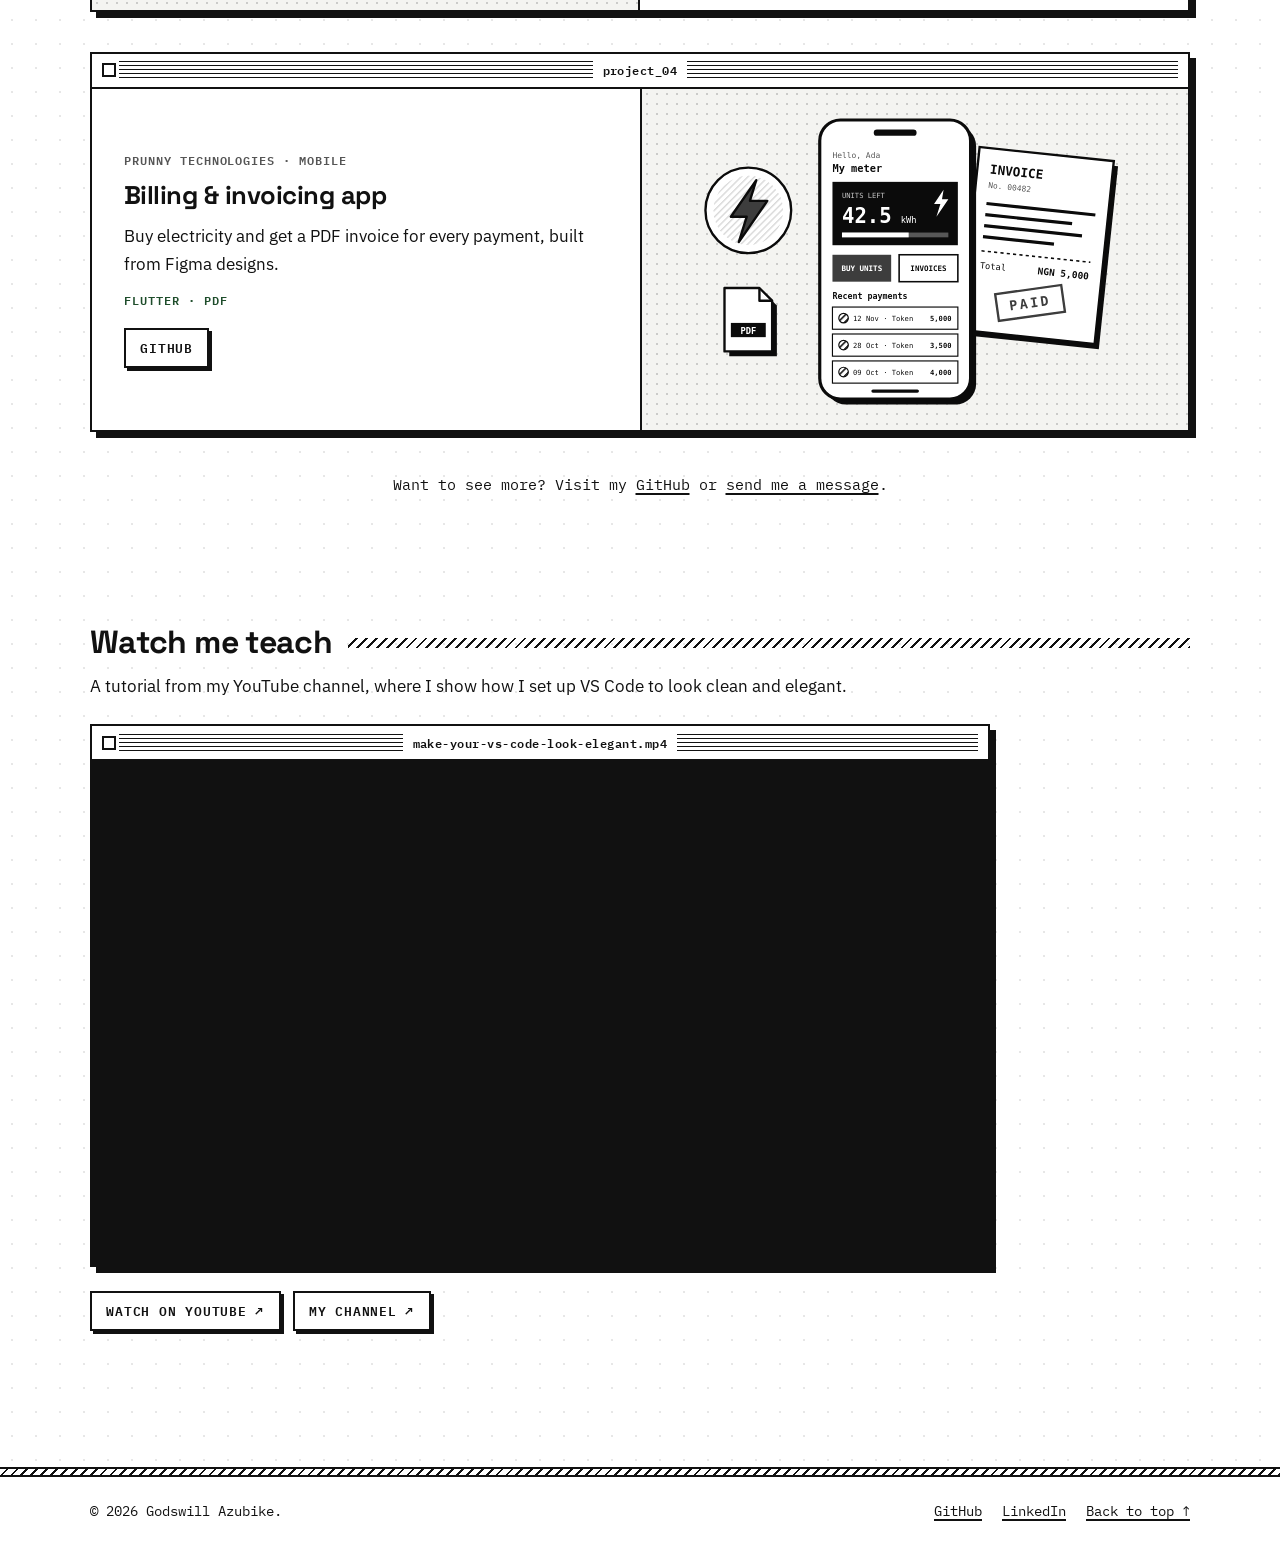
<file: projects.html>
<!DOCTYPE html>
<html lang="en">
<head>
  <meta charset="UTF-8">
  <meta name="viewport" content="width=device-width, initial-scale=1">
  <title>Projects | Godswill Azubike</title>
  <meta name="description" content="Four real apps Godswill Azubike has helped build, plus a YouTube tutorial on setting up VS Code.">
  
  <meta property="og:type" content="website">
  <meta property="og:site_name" content="Godswill Azubike">
  <meta property="og:title" content="Projects | Godswill Azubike">
  <meta property="og:description" content="Four real apps Godswill Azubike has helped build, plus a YouTube tutorial on setting up VS Code.">
  <meta property="og:image" content="images/og-image.jpg">
  <meta property="og:image:width" content="1200">
  <meta property="og:image:height" content="630">
  <meta property="og:image:alt" content="The home page of Godswill Azubike's student portfolio">
  <meta name="twitter:card" content="summary_large_image">
  <meta name="twitter:title" content="Projects | Godswill Azubike">
  <meta name="twitter:description" content="Four real apps Godswill Azubike has helped build, plus a YouTube tutorial on setting up VS Code.">
  <meta name="twitter:image" content="images/og-image.jpg">

  <link rel="icon" href="images/favicon.svg" type="image/svg+xml">
  <link rel="preconnect" href="https://fonts.googleapis.com">
  <link rel="preconnect" href="https://fonts.gstatic.com" crossorigin>
  <link rel="stylesheet" href="https://fonts.googleapis.com/css2?family=IBM+Plex+Mono:wght@400;500;600;700&family=IBM+Plex+Sans:wght@400;500;600;700&family=Space+Grotesk:wght@500;600;700&display=swap">
  <link rel="stylesheet" href="css/style.css">
  <script src="js/main.js"></script>

</head>
<body>
  <a class="skip-link" href="#main">Skip to content</a>

  <header class="site-header" id="top">
    <div class="container site-header__inner">
      <a class="logo" href="index.html">
        <span class="logo__mark">GA<span class="logo__dot">.</span></span>
        <span class="logo__name">Godswill Azubike</span>
      </a>
      <button class="nav-toggle" type="button">
        <span class="nav-toggle__icon"><span></span><span></span><span></span></span>
        <span class="nav-toggle__text">Menu</span>
      </button>
      <nav class="site-nav" id="site-nav">
        <ul class="site-nav__list">
          <li><a href="index.html">Home</a></li>
          <li><a href="about.html">About</a></li>
          <li><a href="projects.html" class="is-active">Projects</a></li>
          <li><a href="planner.html">Planner</a></li>
          <li><a href="contact.html">Contact</a></li>
        </ul>
      </nav>
    </div>
  </header>

  <main id="main">
    <section class="page-hero">
      <div class="container">
        <p class="eyebrow">Projects</p>
        <h1 id="page-title">Things I've built</h1>
        <p class="lead">Four real apps I've helped build. Each one solves a real problem for a real business.</p>
      </div>
    </section>

    <section class="section">
      <div class="container">
        <div class="project-list">

          <!-- Project 1 -->
          <article class="window project" id="pos-console">
            <div class="window__bar"><span class="window__title">project_01</span></div>
            <div class="project__row">
              <figure class="project__media">
                <img src="images/project-pos.webp" alt="Point-of-sale console home screen on a tablet, with tiles for checkout, records, transactions, reports and products." width="1400" height="1094" loading="lazy">
              </figure>
              <div class="project__body">
                <p class="project__meta">Britonkay · Desktop &amp; tablet</p>
                <h2>Point-of-sale console</h2>
                <p>A checkout app for shop staff, with product search, barcode scanning, receipts and shifts.</p>
                <p class="project__tech">Flutter · Socket.IO</p>
                <div class="project__links">
                  <a class="btn btn--small" href="#">GitHub</a>
                </div>
              </div>
            </div>
          </article>

          <!-- Project 2 -->
          <article class="window project" id="britonkay-shopping">
            <div class="window__bar"><span class="window__title">project_02</span></div>
            <div class="project__row">
              <figure class="project__media">
                <img src="images/project-britonkay.webp" alt="Britonkay online store home page with product categories, a promotional banner and featured brands." width="484" height="298" loading="lazy">
              </figure>
              <div class="project__body">
                <p class="project__meta">Britonkay · Mobile</p>
                <h2>Britonkay shopping app</h2>
                <p>Shop from your nearest branch, with a cart that syncs in real time, checkout and order history.</p>
                <p class="project__tech">Flutter · Socket.IO</p>
                <div class="project__links">
                  <a class="btn btn--small" href="#">GitHub</a>
                </div>
              </div>
            </div>
          </article>

          <!-- Project 3 -->
          <article class="window project" id="gasapp">
            <div class="window__bar"><span class="window__title">project_03</span></div>
            <div class="project__row">
              <figure class="project__media">
                <img src="images/project-gasapp.svg" alt="Drawing of the four Gasapp apps on phones (customer, vendor, driver and admin) beside a map route ending at a delivery pin." width="640" height="400" loading="lazy">
              </figure>
              <div class="project__body">
                <p class="project__meta">Gasapp · 4 mobile apps</p>
                <h2>Gasapp delivery apps</h2>
                <p>Four apps for gas delivery (customer, vendor, driver and admin), delivered in 6 months.</p>
                <p class="project__tech">Flutter · Google Maps · Paystack</p>
                <div class="project__links">
                  <a class="btn btn--small" href="#">GitHub</a>
                </div>
              </div>
            </div>
          </article>

          <!-- Project 4 -->
          <article class="window project" id="billing-app">
            <div class="window__bar"><span class="window__title">project_04</span></div>
            <div class="project__row">
              <figure class="project__media">
                <img src="images/project-billing.svg" alt="Drawing of the billing app on a phone: units left on a meter, a Buy units button and recent payments, next to a paid invoice." width="640" height="400" loading="lazy">
              </figure>
              <div class="project__body">
                <p class="project__meta">Prunny Technologies · Mobile</p>
                <h2>Billing &amp; invoicing app</h2>
                <p>Buy electricity and get a PDF invoice for every payment, built from Figma designs.</p>
                <p class="project__tech">Flutter · PDF</p>
                <div class="project__links">
                  <a class="btn btn--small" href="#">GitHub</a>
                </div>
              </div>
            </div>
          </article>

        </div>

        <p class="more-note">Want to see more? Visit my <a href="https://github.com/Godswill-Azubike" target="_blank" rel="noopener noreferrer">GitHub</a> or <a href="contact.html">send me a message</a>.</p>
      </div>
    </section>

    <!-- YouTube tutorial -->
    <section class="section">
      <div class="container">
        <h2 class="section-title" id="video-title">Watch me teach</h2>
        <p>A tutorial from my YouTube channel, where I show how I set up VS Code to look clean and elegant.</p>

        <div class="window video">
          <div class="window__bar"><span class="window__title">make-your-vs-code-look-elegant.mp4</span></div>
          <div class="video__frame">
            <iframe src="https://www.youtube-nocookie.com/embed/eJ4FWEo2ONc" title="Make your VS Code look elegant, a YouTube tutorial by Godswill Azubike" loading="lazy" allow="accelerometer; clipboard-write; encrypted-media; gyroscope; picture-in-picture; web-share" referrerpolicy="strict-origin-when-cross-origin" allowfullscreen></iframe>
          </div>
        </div>

        <div class="video__links">
          <a class="btn btn--small" href="https://youtu.be/eJ4FWEo2ONc" target="_blank" rel="noopener noreferrer">Watch on YouTube ↗</a>
          <a class="btn btn--small" href="https://www.youtube.com/@godswillazubike" target="_blank" rel="noopener noreferrer">My channel ↗</a>
        </div>
      </div>
    </section>
  </main>

  <footer class="site-footer">
    <div class="container site-footer__inner">
      <p>&copy; <span data-year>2026</span> Godswill Azubike.</p>
      <ul class="site-footer__links">
        <li><a href="https://github.com/Godswill-Azubike" target="_blank" rel="noopener noreferrer">GitHub</a></li>
        <li><a href="https://www.linkedin.com/in/godswill-azubike" target="_blank" rel="noopener noreferrer">LinkedIn</a></li>
        <li><a href="#top">Back to top ↑</a></li>
      </ul>
    </div>
  </footer>
</body>
</html>
</file>
<file: css/style.css>
/* ==========================================================================
   Godswill Azubike: Student Portfolio
   One external stylesheet shared by every page.
   Look: minimalist, retro monochrome. Black, white and a touch of dark green.
   ========================================================================== */

/* 1. Design tokens ------------------------------------------------------- */
:root {
  --ink: #111111;
  --paper: #ffffff;
  --paper-2: #f4f4f1;
  --muted: #555555;
  --line: #111111;
  --green: #1e4d2b;
  --green-soft: #e8efe9;

  --font-mono: "IBM Plex Mono", ui-monospace, "SFMono-Regular", Menlo, Consolas, monospace;
  --font-sans: "IBM Plex Sans", system-ui, -apple-system, "Segoe UI", Roboto, Arial, sans-serif;
  --font-head: "Space Grotesk", "IBM Plex Sans", system-ui, -apple-system, "Segoe UI", Arial, sans-serif;

  --border: 2px solid var(--line);
  --shadow: 6px 6px 0 var(--ink);
  --shadow-sm: 4px 4px 0 var(--ink);
  --gutter: 1rem;
  --max: 1100px;
  --header-h: 70px;

  /* Retro patterns */
  --dots: radial-gradient(var(--ink) 1.2px, transparent 1.5px);
  --stripes: repeating-linear-gradient(-45deg, var(--ink) 0 2px, transparent 2px 7px);
  --pinstripes: repeating-linear-gradient(to bottom, var(--ink) 0 1px, transparent 1px 4px);

  color-scheme: light;
}

/* 2. Base styles --------------------------------------------------------- */
*,
*::before,
*::after {
  box-sizing: border-box;
}

html {
  scroll-behavior: smooth;
  scroll-padding-top: calc(var(--header-h) + 1rem);
  -webkit-text-size-adjust: 100%;
}

body {
  margin: 0;
  min-height: 100vh;
  display: flex;
  flex-direction: column;
  font-family: var(--font-sans);
  font-size: 1.0625rem;
  line-height: 1.65;
  color: var(--ink);
  /* Faint dot grid, like graph paper */
  background-color: var(--paper);
  background-image: radial-gradient(rgba(17, 17, 17, 0.1) 1px, transparent 1.3px);
  background-size: 24px 24px;
}

main {
  flex: 1;
}

img,
svg,
audio {
  display: block;
  max-width: 100%;
}

img {
  height: auto;
}

h1,
h2,
h3 {
  margin: 0 0 0.75rem;
  font-family: var(--font-head);
  line-height: 1.1;
  letter-spacing: -0.02em;
}

/* Smaller on phones, growing with the screen */
h1 {
  font-size: clamp(1.85rem, 6vw + 0.4rem, 3.75rem);
  font-weight: 700;
  letter-spacing: -0.035em;
}

h2 {
  font-size: clamp(1.4rem, 3vw + 0.5rem, 2rem);
  font-weight: 700;
}

h3,
.h3 {
  font-size: 1.15rem;
  font-weight: 600;
  letter-spacing: -0.01em;
}

p {
  margin: 0 0 1rem;
}

a {
  color: var(--ink);
  text-decoration-thickness: 2px;
  text-underline-offset: 3px;
  transition: color 0.2s ease;
}

a:hover {
  color: var(--green);
}

:focus-visible {
  outline: 3px solid var(--green);
  outline-offset: 3px;
}

::selection {
  background: var(--ink);
  color: var(--paper);
}

/* :where() keeps this reset easy to override */
:where(ul[class], ol[class]) {
  list-style: none;
  margin: 0;
  padding: 0;
}

[hidden] {
  display: none !important;
}

.skip-link {
  position: absolute;
  top: -100px;
  left: 1rem;
  z-index: 100;
  padding: 0.6rem 1rem;
  font-family: var(--font-mono);
  color: var(--paper);
  background: var(--ink);
}

.skip-link:focus {
  top: 1rem;
  color: var(--paper);
}

/* 3. Layout helpers ------------------------------------------------------ */
.container {
  width: min(var(--max), 100% - 2 * var(--gutter));
  margin-inline: auto;
}

.section {
  padding-block: clamp(2rem, 5vw, 3.5rem);
}

/* Section heading with a striped rule after it */
.section-title {
  display: flex;
  align-items: center;
  gap: 1rem;
}

.section-title::after {
  content: "";
  flex: 1;
  min-width: 2rem;
  height: 10px;
  background-image: var(--stripes);
}

/* Short bio on the home page: keep lines easy to read */
.bio {
  max-width: 70ch;
}

.eyebrow {
  display: inline-flex;
  align-items: center;
  gap: 0.55rem;
  margin-bottom: 1rem;
  font: 500 0.8rem/1.2 var(--font-mono);
  text-transform: uppercase;
  letter-spacing: 0.14em;
}

.eyebrow::before {
  content: "";
  width: 10px;
  height: 10px;
  background: var(--green);
}

.lead {
  max-width: 40rem;
  font-size: clamp(1.1rem, 2.2vw, 1.25rem);
}

.page-hero {
  padding-block: clamp(2.5rem, 6vw, 4rem) clamp(0.5rem, 2vw, 1rem);
}

.page-hero .lead {
  margin-bottom: 0;
}

/* 4. Header and navigation ----------------------------------------------- */
.site-header {
  position: sticky;
  top: 0;
  z-index: 50;
  background: var(--paper);
  border-bottom: var(--border);
}

.site-header__inner {
  position: relative;
  display: flex;
  flex-wrap: wrap;
  align-items: center;
  justify-content: space-between;
  gap: 0.5rem 1rem;
  min-height: var(--header-h);
}

.logo {
  display: inline-flex;
  align-items: center;
  gap: 0.65rem;
  font-family: var(--font-mono);
  font-weight: 700;
  text-decoration: none;
}

.logo__mark {
  display: inline-flex;
  align-items: center;
  justify-content: center;
  width: 42px;
  height: 42px;
  font-size: 1rem;
  letter-spacing: 0;
  background: var(--paper);
  border: var(--border);
  box-shadow: 3px 3px 0 var(--ink);
  transition: transform 0.25s ease;
}

.logo__dot {
  color: var(--green);
}

.logo__name {
  font-family: var(--font-head);
  font-size: 1.05rem;
  letter-spacing: -0.01em;
}

.logo:hover {
  color: var(--ink);
}

.logo:hover .logo__mark {
  transform: rotate(-6deg);
}

.site-nav__list {
  display: flex;
  flex-wrap: wrap;
  gap: 0.25rem 1.75rem;
}

.site-nav a {
  position: relative;
  display: inline-block;
  padding: 0.5rem 0;
  font: 500 0.875rem/1.4 var(--font-mono);
  text-transform: uppercase;
  letter-spacing: 0.08em;
  text-decoration: none;
}

/* Underline that grows in on hover */
.site-nav a::after {
  content: "";
  position: absolute;
  left: 0;
  right: 0;
  bottom: 0.2rem;
  height: 2px;
  background: currentColor;
  transform: scaleX(0);
  transform-origin: left;
  transition: transform 0.25s ease;
}

.site-nav a:hover::after,
.site-nav a.is-active::after {
  transform: scaleX(1);
}

.site-nav a.is-active {
  font-weight: 700;
  color: var(--green);
}

/* The menu button only appears on small screens, and only when JavaScript runs */
.nav-toggle {
  display: none;
}

.nav-toggle__icon {
  display: grid;
  gap: 4px;
  width: 18px;
}

.nav-toggle__icon span {
  height: 2px;
  background: currentColor;
  transition: transform 0.25s ease, opacity 0.25s ease;
}

.nav-toggle.is-open .nav-toggle__icon span:nth-child(1) {
  transform: translateY(6px) rotate(45deg);
}

.nav-toggle.is-open .nav-toggle__icon span:nth-child(2) {
  opacity: 0;
}

.nav-toggle.is-open .nav-toggle__icon span:nth-child(3) {
  transform: translateY(-6px) rotate(-45deg);
}

/* 5. Buttons, tags and badges -------------------------------------------- */
.btn {
  display: inline-flex;
  align-items: center;
  justify-content: center;
  gap: 0.5rem;
  min-height: 48px;
  padding: 0.75rem 1.25rem;
  font: 600 0.875rem/1.2 var(--font-mono);
  text-transform: uppercase;
  letter-spacing: 0.06em;
  text-decoration: none;
  color: var(--ink);
  background: var(--paper);
  border: var(--border);
  box-shadow: var(--shadow-sm);
  cursor: pointer;
  transition: transform 0.15s ease, box-shadow 0.15s ease, background-color 0.2s ease, color 0.2s ease;
}

/* Buttons "press" into their shadow */
.btn:not(:disabled):hover {
  color: var(--ink);
  transform: translate(2px, 2px);
  box-shadow: 2px 2px 0 var(--ink);
}

.btn:not(:disabled):active {
  transform: translate(4px, 4px);
  box-shadow: 0 0 0 var(--ink);
}

.btn--primary {
  color: var(--paper);
  background: var(--ink);
}

.btn--primary:not(:disabled):hover {
  color: var(--paper);
  background: var(--green);
}

.btn--small {
  min-height: 40px;
  padding: 0.5rem 0.9rem;
  font-size: 0.8rem;
  box-shadow: 3px 3px 0 var(--ink);
}

.btn:disabled {
  opacity: 0.4;
  cursor: not-allowed;
}

.btn-row {
  display: flex;
  flex-wrap: wrap;
  gap: 1rem;
  margin-top: 1.75rem;
}

.tags {
  display: flex;
  flex-wrap: wrap;
  gap: 0.5rem;
}

.tag {
  display: inline-block;
  padding: 0.25rem 0.65rem;
  font: 500 0.8rem/1.4 var(--font-mono);
  background: var(--paper);
  border: var(--border);
  transition: background-color 0.2s ease, color 0.2s ease;
}

.tags--hover .tag:hover {
  color: var(--paper);
  background: var(--ink);
}

.badge {
  display: inline-block;
  padding: 0.1rem 0.5rem;
  font: 600 0.72rem/1.5 var(--font-mono);
  text-transform: uppercase;
  letter-spacing: 0.06em;
  white-space: nowrap;
  border: var(--border);
}

.badge--green {
  color: var(--paper);
  background: var(--green);
  border-color: var(--green);
}

/* 6. "Window" cards ------------------------------------------------------- */
/* A panel with a pinstriped title bar, inspired by early desktop computers. */
.window {
  background: var(--paper);
  border: var(--border);
  box-shadow: var(--shadow);
}

.window__bar {
  display: flex;
  align-items: center;
  gap: 0.75rem;
  padding: 0.45rem 0.6rem;
  border-bottom: var(--border);
  background-color: var(--paper);
  background-image: var(--pinstripes);
  background-origin: content-box;
  background-clip: content-box;
}

/* Little "close box" on the left, and an empty spacer on the right to keep the title centred */
.window__bar::before,
.window__bar::after {
  content: "";
  flex: none;
  width: 14px;
  height: 14px;
}

.window__bar::before {
  background: var(--paper);
  border: var(--border);
  box-shadow: 0 0 0 3px var(--paper);
}

.window__title {
  margin-inline: auto;
  padding: 0 0.6rem;
  font: 600 0.78rem/1.5 var(--font-mono);
  letter-spacing: 0.04em;
  background: var(--paper);
}

.window__body {
  padding: clamp(1.1rem, 3vw, 1.6rem);
}

/* 7. Home page ----------------------------------------------------------- */
/* The hero fills the whole screen below the header */
.hero {
  display: flex;
  flex-direction: column;
  min-height: calc(100vh - var(--header-h) - 2px);
  min-height: calc(100svh - var(--header-h) - 2px);
  padding-block: clamp(1.5rem, 5vw, 2.5rem) 1.25rem;
}

.hero__grid {
  display: grid;
  gap: 2rem;
  align-items: center;
  margin-block: auto;
}

.scroll-cue {
  align-self: center;
  margin-top: 1.5rem;
  font: 600 0.75rem/1.4 var(--font-mono);
  text-transform: uppercase;
  letter-spacing: 0.14em;
  text-decoration: none;
  color: var(--muted);
}

.hero__lead {
  max-width: 34rem;
  font-size: clamp(1.1rem, 2.2vw, 1.25rem);
}

/* Green underscore after the name, like a text cursor */
.cursor {
  margin-left: 0.04em;
  color: var(--green);
}

/* One big framed photo, slightly tilted, with halftone dots behind it */
.portrait {
  justify-self: center;
  width: 100%;
  max-width: 300px;
  margin: 0 auto;
}

.portrait__media {
  position: relative;
  isolation: isolate;
}

.portrait__media::before {
  content: "";
  position: absolute;
  inset: 0;
  z-index: -1;
  transform: translate(-18px, 18px);
  background-image: var(--dots);
  background-size: 8px 8px;
}

.portrait__frame {
  padding: 8px;
  background: var(--paper);
  border: var(--border);
  box-shadow: var(--shadow);
  transform: rotate(-2deg);
  transition: transform 0.35s ease, box-shadow 0.35s ease;
}

.portrait__frame:hover {
  transform: rotate(0deg) translateY(-4px);
  box-shadow: 9px 9px 0 var(--green);
}

.portrait__frame img {
  width: 100%;
  aspect-ratio: 4 / 5;
  object-fit: cover;
  filter: grayscale(1) contrast(1.05);
  transition: filter 0.4s ease;
}

.portrait__frame:hover img {
  filter: grayscale(0) contrast(1);
}

.portrait figcaption {
  margin-top: 2rem;
  text-align: center;
  white-space: nowrap;
  font: 500 0.75rem/1.4 var(--font-mono);
  text-transform: uppercase;
  letter-spacing: 0.1em;
  color: var(--muted);
}

/* Full-width block that links to the About page */
.cta-bar {
  display: flex;
  align-items: center;
  justify-content: space-between;
  gap: 1rem;
  margin-top: 2.5rem;
  padding: clamp(1.1rem, 3vw, 1.6rem) clamp(1.1rem, 3vw, 2rem);
  color: var(--paper);
  background: var(--ink);
  border: var(--border);
  box-shadow: 6px 6px 0 var(--green);
  text-decoration: none;
  transition: background-color 0.2s ease, transform 0.15s ease, box-shadow 0.15s ease;
}

.cta-bar:hover {
  color: var(--paper);
  background: var(--green);
  transform: translate(3px, 3px);
  box-shadow: 3px 3px 0 var(--ink);
}

.cta-bar__text {
  display: grid;
  gap: 0.25rem;
}

.cta-bar__label {
  font: 500 0.75rem/1.4 var(--font-mono);
  text-transform: uppercase;
  letter-spacing: 0.14em;
  opacity: 0.75;
}

.cta-bar__title {
  font: 700 clamp(1.3rem, 4vw, 2rem)/1.15 var(--font-head);
  letter-spacing: -0.02em;
}

.cta-bar__arrow {
  display: grid;
  place-items: center;
  flex: none;
  width: clamp(52px, 10vw, 72px);
  aspect-ratio: 1;
  font: 700 clamp(1.5rem, 4vw, 2.25rem)/1 var(--font-mono);
  border: 2px solid var(--paper);
  transition: transform 0.2s ease;
}

.cta-bar:hover .cta-bar__arrow {
  transform: translateX(4px);
}

.card-grid {
  display: grid;
  grid-template-columns: repeat(auto-fit, minmax(min(100%, 200px), 1fr));
  gap: 1.5rem;
}

.card-link {
  display: flex;
  flex-direction: column;
  color: var(--ink);
  text-decoration: none;
  transition: transform 0.15s ease, box-shadow 0.15s ease;
}

.card-link:hover {
  color: var(--ink);
  transform: translate(3px, 3px);
  box-shadow: 3px 3px 0 var(--ink);
}

.card-link .window__body {
  display: flex;
  flex: 1;
  flex-direction: column;
}

.card-link p {
  color: var(--muted);
}

.card-link__more {
  margin-top: auto;
  font: 600 0.8rem/1.4 var(--font-mono);
  text-transform: uppercase;
  letter-spacing: 0.08em;
  color: var(--green);
}

.card-link__more::after {
  content: "→";
  display: inline-block;
  margin-left: 0.4rem;
  transition: transform 0.2s ease;
}

.card-link:hover .card-link__more::after {
  transform: translateX(5px);
}

/* "Hear from me": the welcome voice note (the browser's own audio player) */
.voice {
  margin-top: 1.5rem;
}

.voice__audio {
  width: 100%;
}

/* 8. About page ---------------------------------------------------------- */
.table-wrap {
  overflow-x: auto;
  background: var(--paper);
  border: var(--border);
  box-shadow: var(--shadow);
}

table {
  width: 100%;
  min-width: 620px;
  border-collapse: collapse;
}

caption {
  padding: 0.75rem 1rem;
  font: 600 0.78rem/1.4 var(--font-mono);
  text-align: left;
  text-transform: uppercase;
  letter-spacing: 0.1em;
  border-bottom: var(--border);
}

th,
td {
  padding: 0.85rem 1rem;
  text-align: left;
  vertical-align: top;
}

thead th {
  font: 600 0.78rem/1.4 var(--font-mono);
  text-transform: uppercase;
  letter-spacing: 0.08em;
  color: var(--paper);
  background: var(--ink);
}

tbody tr {
  transition: background-color 0.2s ease;
}

tbody tr + tr {
  border-top: 1px solid var(--ink);
}

tbody tr:nth-child(even) {
  background: var(--paper-2);
}

tbody tr:hover {
  background: var(--green-soft);
}

/* Phones: each row of the education table becomes a stacked block,
   like the work experience list (date on top, then the details) */
@media (max-width: 559.98px) {
  .stack-table {
    min-width: 0;
  }

  .stack-table,
  .stack-table caption,
  .stack-table tbody,
  .stack-table tr,
  .stack-table td {
    display: block;
  }

  /* The column names aren't needed when each row is stacked */
  .stack-table thead {
    position: absolute;
    width: 1px;
    height: 1px;
    overflow: hidden;
    clip: rect(0 0 0 0);
    white-space: nowrap;
  }

  .stack-table tbody tr {
    padding: 0.85rem 1rem;
  }

  .stack-table tbody tr:nth-child(even) {
    background: var(--paper);
  }

  .stack-table td {
    padding: 0;
  }

  /* Period */
  .stack-table td:nth-child(1) {
    margin-bottom: 0.2rem;
    font: 600 0.75rem/1.6 var(--font-mono);
    text-transform: uppercase;
    letter-spacing: 0.06em;
    color: var(--green);
  }

  /* School */
  .stack-table td:nth-child(2) {
    font-weight: 700;
  }

  /* Status */
  .stack-table td:nth-child(4) {
    margin-top: 0.5rem;
  }
}

/* Career goal: a black statement box with halftone dots on the right */
.goal {
  position: relative;
  overflow: hidden;
  padding: clamp(1.5rem, 4vw, 2.5rem);
  color: var(--paper);
  background: var(--ink);
  border: var(--border);
  box-shadow: 6px 6px 0 var(--green);
}

.goal::after {
  content: "";
  position: absolute;
  top: 0;
  right: 0;
  bottom: 0;
  width: 45%;
  background-image: radial-gradient(rgba(255, 255, 255, 0.28) 1.2px, transparent 1.5px);
  background-size: 10px 10px;
  -webkit-mask-image: linear-gradient(to left, #000, transparent);
  mask-image: linear-gradient(to left, #000, transparent);
}

.goal > * {
  position: relative;
  z-index: 1;
}

.goal__label {
  margin-bottom: 0.75rem;
  font: 500 0.75rem/1.4 var(--font-mono);
  text-transform: uppercase;
  letter-spacing: 0.14em;
  opacity: 0.75;
}

.goal__text {
  margin-bottom: 0.75rem;
  font: 700 clamp(1.6rem, 5vw, 2.75rem)/1.1 var(--font-head);
  letter-spacing: -0.02em;
}

.goal__sub {
  max-width: 36rem;
  margin: 0;
  opacity: 0.85;
}

/* Roadmap: three steps joined by arrows (down on phones, across on wide screens) */
.roadmap {
  display: grid;
  gap: 2.75rem;
  margin-top: 2.75rem;
}

.roadmap li {
  position: relative;
  padding: 1.25rem;
  background: var(--paper);
  border: var(--border);
}

.roadmap li:last-child {
  border-color: var(--green);
  box-shadow: 6px 6px 0 var(--green);
}

.roadmap li:not(:last-child)::after {
  content: "↓";
  position: absolute;
  left: 50%;
  bottom: -2.75rem;
  display: grid;
  place-items: center;
  width: 2.75rem;
  height: 2.75rem;
  transform: translateX(-50%);
  font: 700 1.4rem/1 var(--font-mono);
}

.roadmap__step {
  display: inline-block;
  margin-bottom: 0.75rem;
  padding: 0.1rem 0.5rem;
  font: 600 0.72rem/1.5 var(--font-mono);
  text-transform: uppercase;
  letter-spacing: 0.08em;
  color: var(--paper);
  background: var(--ink);
}

.roadmap li:last-child .roadmap__step {
  background: var(--green);
}

.roadmap h3 {
  margin-bottom: 0.4rem;
}

.roadmap p {
  margin: 0;
  color: var(--muted);
}

.skill-grid {
  display: grid;
  grid-template-columns: repeat(auto-fit, minmax(min(100%, 220px), 1fr));
  gap: 1.5rem;
  margin-top: 1.5rem;
}

.hobby-list {
  display: grid;
  grid-template-columns: repeat(auto-fit, minmax(min(100%, 220px), 1fr));
  gap: 1rem;
  margin-top: 1.5rem;
}

.hobby-list li {
  padding: 1rem 1.1rem;
  background: var(--paper);
  border: 2px dashed var(--ink);
  transition: border-style 0.2s ease, transform 0.2s ease;
}

.hobby-list li:hover {
  border-style: solid;
  transform: translateY(-3px);
}

.hobby-list strong {
  display: block;
  margin-bottom: 0.25rem;
  font-family: var(--font-mono);
}

.hobby-list strong::before {
  content: "→ ";
  color: var(--green);
}

/* Work experience: one row per job */
.timeline {
  margin-top: 1.5rem;
  background: var(--paper);
  border: var(--border);
  box-shadow: var(--shadow);
}

.timeline li {
  display: grid;
  gap: 0.2rem;
  padding: 0.85rem 1rem;
  border-bottom: 1px solid var(--ink);
}

.timeline li:last-child {
  border-bottom: 0;
}

.timeline__date {
  font: 600 0.75rem/1.6 var(--font-mono);
  text-transform: uppercase;
  letter-spacing: 0.06em;
  color: var(--green);
}

/* Teaching and community cards */
.community h3 {
  margin-bottom: 0.35rem;
}

.community__role {
  margin-bottom: 0.6rem;
  font: 600 0.75rem/1.5 var(--font-mono);
  text-transform: uppercase;
  letter-spacing: 0.06em;
  color: var(--green);
}

.community p:last-child {
  margin: 0;
  color: var(--muted);
}

/* "Me over the years": a strip of photos that scrolls on its own */
.gallery {
  margin-top: 1.75rem;
  padding-block: 0.75rem 1.75rem;
  overflow-x: auto; /* without JavaScript you can scroll it by hand */
  -webkit-mask-image: linear-gradient(to right, transparent, #000 5%, #000 95%, transparent);
  mask-image: linear-gradient(to right, transparent, #000 5%, #000 95%, transparent);
}

.gallery:focus-visible {
  outline: 3px solid var(--green);
  outline-offset: -3px;
}

/* JavaScript adds a second copy of the photos so the loop has no gap */
.gallery.is-looping {
  overflow: hidden;
}

.gallery__track {
  display: flex;
  width: max-content;
  padding-left: 1.5rem;
}

.gallery.is-looping .gallery__track {
  padding-left: 0;
  animation: marquee 55s linear infinite;
}

/* Stop so people can look at a photo */
.gallery:hover .gallery__track,
.gallery:focus-within .gallery__track {
  animation-play-state: paused;
}

.gallery__item {
  flex: none;
  width: clamp(15rem, 30vw, 21rem);
  margin-right: 1.5rem; /* margin, not gap, so both copies are exactly the same width */
  padding: 6px;
  background: var(--paper);
  border: var(--border);
  box-shadow: var(--shadow-sm);
  transition: transform 0.3s ease, box-shadow 0.3s ease;
}

.gallery__item:hover {
  transform: translateY(-6px);
  box-shadow: 7px 7px 0 var(--green);
}

/* Black and white until you hover */
.gallery__item img {
  display: block;
  width: 100%;
  height: auto;
  aspect-ratio: 4 / 3;
  object-fit: cover;
  filter: grayscale(1) contrast(1.05);
  transition: filter 0.4s ease;
}

.gallery__item:hover img {
  filter: grayscale(0) contrast(1);
}

/* 9. Projects page ------------------------------------------------------- */
/* One wide row per project: image on one side, short text on the other */
.project-list {
  display: grid;
  gap: 2.5rem;
}

.project {
  transition: transform 0.2s ease, box-shadow 0.2s ease;
}

.project:hover {
  transform: translate(-3px, -3px);
  box-shadow: 9px 9px 0 var(--ink);
}

.project__row {
  display: grid;
}

.project__media {
  display: grid;
  place-items: center;
  margin: 0;
  overflow: hidden;
  border-bottom: var(--border);
  background-color: var(--paper-2);
  background-image: radial-gradient(rgba(17, 17, 17, 0.18) 1px, transparent 1.3px);
  background-size: 10px 10px;
}

/* Screenshots stay black and white until you hover the card */
.project__media img {
  width: 100%;
  aspect-ratio: 16 / 10;
  object-fit: contain;
  padding: 0.75rem;
  filter: grayscale(1) contrast(1.05);
  transition: filter 0.4s ease, transform 0.4s ease;
}

.project:hover .project__media img {
  filter: grayscale(0);
  transform: scale(1.03);
}

.project__body {
  display: flex;
  flex-direction: column;
  justify-content: center;
  gap: 0.8rem;
  padding: clamp(1.25rem, 3vw, 2rem);
}

.project__body h2 {
  margin: 0;
  font-size: clamp(1.3rem, 2.4vw, 1.6rem);
}

.project__body p {
  margin: 0;
}

.project__meta,
.project__tech {
  font: 600 0.75rem/1.5 var(--font-mono);
  text-transform: uppercase;
  letter-spacing: 0.08em;
}

.project__meta {
  color: var(--muted);
}

.project__tech {
  color: var(--green);
}

.project__links {
  display: flex;
  flex-wrap: wrap;
  gap: 0.75rem;
  padding-top: 0.4rem;
}

.more-note {
  margin-top: 2.5rem;
  text-align: center;
  font-family: var(--font-mono);
  font-size: 0.95rem;
}

/* "Watch me teach": a YouTube video in a window frame */
.video {
  max-width: 900px;
  margin-top: 1.5rem;
}

.video__frame {
  aspect-ratio: 16 / 9;
  background: var(--ink);
}

.video__frame iframe {
  display: block;
  width: 100%;
  height: 100%;
  border: 0;
}

.video__links {
  display: flex;
  flex-wrap: wrap;
  gap: 0.75rem;
  margin-top: 1.5rem;
}

/* 10. Forms -------------------------------------------------------------- */
.form {
  display: grid;
  gap: 1.1rem;
}

.field {
  display: grid;
  gap: 0.4rem;
  align-content: start;
}

.field label,
.label {
  font: 600 0.78rem/1.3 var(--font-mono);
  text-transform: uppercase;
  letter-spacing: 0.08em;
}

.optional {
  font-weight: 400;
  text-transform: none;
  letter-spacing: 0;
  color: var(--muted);
}

.field input,
.field select,
.field textarea {
  width: 100%;
  min-height: 48px;
  padding: 0.7rem 0.8rem;
  font: inherit;
  font-size: 1rem;
  color: var(--ink);
  background: var(--paper);
  border: var(--border);
  border-radius: 0;
  outline: 2px solid transparent;
  transition: box-shadow 0.15s ease, border-width 0.15s ease;
}

.field input:focus,
.field select:focus,
.field textarea:focus {
  box-shadow: 4px 4px 0 var(--green);
}

.field input::placeholder,
.field textarea::placeholder {
  color: #8a8a8a;
}

.field select {
  appearance: none;
  padding-right: 2.5rem;
  background-image:
    linear-gradient(45deg, transparent 50%, var(--ink) 50%),
    linear-gradient(135deg, var(--ink) 50%, transparent 50%);
  background-position: calc(100% - 20px) 50%, calc(100% - 14px) 50%;
  background-size: 6px 6px;
  background-repeat: no-repeat;
  cursor: pointer;
}

.field textarea {
  min-height: 150px;
  resize: vertical;
}

.field-row {
  display: grid;
  gap: 1.1rem;
}

.field__foot {
  display: flex;
  justify-content: space-between;
  gap: 1rem;
}

.error {
  margin: 0;
  font: 600 0.82rem/1.4 var(--font-mono);
  color: var(--ink);
}

.error:not(:empty)::before {
  content: "✕ ";
}

/* Fields with a problem get a thicker border and faint hatching */
.field.has-error input,
.field.has-error textarea {
  border-width: 3px;
  background-image: repeating-linear-gradient(-45deg, rgba(17, 17, 17, 0.06) 0 2px, transparent 2px 8px);
}

.counter {
  margin: 0 0 0 auto;
  font: 0.78rem/1.4 var(--font-mono);
  color: var(--muted);
  white-space: nowrap;
}

.alert {
  margin-bottom: 1.25rem;
  padding: 1rem 1.1rem;
  font-weight: 500;
  border: var(--border);
}

.alert--success {
  color: var(--green);
  background: var(--green-soft);
  border-color: var(--green);
  border-left-width: 8px;
}

.alert:focus {
  outline: none;
}

.note {
  margin: 0;
  font-size: 0.85rem;
  color: var(--muted);
}

/* 11. Academic planner --------------------------------------------------- */
.planner {
  display: grid;
  gap: 2rem;
  align-items: start;
}

.stats {
  display: flex;
  flex-wrap: wrap;
  align-items: baseline;
  justify-content: space-between;
  gap: 0.5rem;
  font: 600 0.88rem/1.4 var(--font-mono);
}

.stats p {
  margin: 0;
}

.progress {
  height: 16px;
  margin: 0.6rem 0 1.25rem;
  overflow: hidden;
  background-color: var(--paper);
  background-image: radial-gradient(rgba(17, 17, 17, 0.3) 1px, transparent 1.2px);
  background-size: 6px 6px;
  border: var(--border);
}

.progress__fill {
  width: 0;
  height: 100%;
  background: var(--green);
  transition: width 0.4s ease;
}

.toolbar {
  display: flex;
  flex-wrap: wrap;
  align-items: center;
  justify-content: space-between;
  gap: 0.75rem;
  margin-bottom: 1.25rem;
}

.filters {
  display: inline-flex;
  border: var(--border);
}

.filters button {
  min-height: 40px;
  padding: 0.5rem 0.75rem;
  font: 600 0.78rem/1.2 var(--font-mono);
  text-transform: uppercase;
  letter-spacing: 0.05em;
  color: var(--ink);
  background: var(--paper);
  border: 0;
  border-right: var(--border);
  cursor: pointer;
  transition: background-color 0.2s ease, color 0.2s ease;
}

.filters button:last-child {
  border-right: 0;
}

.filters button:hover {
  background: var(--paper-2);
}

.filters button.is-active {
  color: var(--paper);
  background: var(--ink);
}

.filters .count {
  margin-left: 0.2rem;
  opacity: 0.7;
}

.task-list {
  display: grid;
  gap: 0.75rem;
}

.task {
  display: grid;
  grid-template-columns: auto 1fr auto;
  align-items: start;
  gap: 0.75rem;
  padding: 0.8rem 0.9rem;
  background: var(--paper);
  border: var(--border);
  transition: background-color 0.25s ease, box-shadow 0.2s ease, transform 0.2s ease;
}

.task:hover {
  transform: translate(-2px, -2px);
  box-shadow: var(--shadow-sm);
}

/* A bigger click area around the checkbox */
.task__check {
  display: grid;
  place-items: center;
  width: 44px;
  height: 44px;
  margin: -9px -6px -9px -9px;
  cursor: pointer;
}

.task__checkbox {
  appearance: none;
  -webkit-appearance: none;
  display: grid;
  place-items: center;
  width: 26px;
  height: 26px;
  margin: 0;
  background: var(--paper);
  border: var(--border);
  cursor: pointer;
  transition: background-color 0.2s ease, border-color 0.2s ease;
}

.task__checkbox::after {
  content: "";
  width: 7px;
  height: 13px;
  margin-top: -3px;
  border: solid var(--paper);
  border-width: 0 3px 3px 0;
  transform: rotate(45deg) scale(0);
  transition: transform 0.15s ease;
}

.task__checkbox:checked {
  background: var(--green);
  border-color: var(--green);
}

.task__checkbox:checked::after {
  transform: rotate(45deg) scale(1);
}

.task__title {
  margin: 0;
  font-weight: 600;
  line-height: 1.4;
  overflow-wrap: anywhere;
}

.task__meta {
  display: flex;
  flex-wrap: wrap;
  align-items: center;
  gap: 0.35rem 0.75rem;
  margin: 0.35rem 0 0;
  font: 0.78rem/1.4 var(--font-mono);
  color: var(--muted);
}

.task__meta .tag {
  padding: 0 0.4rem;
  font-size: 0.68rem;
  text-transform: uppercase;
  letter-spacing: 0.06em;
  border-width: 1.5px;
  color: var(--ink);
}

.tag--high {
  color: var(--paper) !important;
  background: var(--ink);
}

.tag--low {
  border-style: dashed;
}

.is-overdue {
  font-weight: 700;
  color: var(--ink);
}

.task.is-done {
  background: var(--paper-2);
}

.task.is-done .task__title {
  color: var(--muted);
  text-decoration: line-through;
  text-decoration-thickness: 2px;
}

.task__delete {
  display: grid;
  place-items: center;
  width: 40px;
  height: 40px;
  font: 700 1.3rem/1 var(--font-mono);
  color: var(--ink);
  background: var(--paper);
  border: var(--border);
  cursor: pointer;
  transition: background-color 0.2s ease, color 0.2s ease, transform 0.15s ease;
}

.task__delete:hover {
  color: var(--paper);
  background: var(--ink);
}

.task__delete:active {
  transform: scale(0.9);
}

.empty {
  margin: 0;
  padding: 2rem 1rem;
  font-family: var(--font-mono);
  font-size: 0.9rem;
  text-align: center;
  color: var(--muted);
  border: 2px dashed var(--ink);
}

/* 12. Contact page ------------------------------------------------------- */
.contact-grid {
  display: grid;
  gap: 2rem;
  align-items: start;
}

address {
  font-style: normal;
}

.contact-list {
  display: grid;
  gap: 1.1rem;
}

.contact-list li {
  display: grid;
  gap: 0.15rem;
  overflow-wrap: anywhere;
}

/* 13. Footer ------------------------------------------------------------- */
.site-footer {
  margin-top: clamp(3rem, 8vw, 5rem);
  background: var(--paper);
}

/* Striped band along the top of the footer */
.site-footer::before {
  content: "";
  display: block;
  height: 10px;
  background-image: var(--stripes);
  border-block: var(--border);
}

.site-footer__inner {
  display: flex;
  flex-wrap: wrap;
  align-items: center;
  justify-content: space-between;
  gap: 1rem;
  padding-block: 1.5rem;
  font: 0.85rem/1.5 var(--font-mono);
}

.site-footer p {
  margin: 0;
}

.site-footer__links {
  display: flex;
  flex-wrap: wrap;
  gap: 0.5rem 1.25rem;
}

/* 14. Animations --------------------------------------------------------- */
@keyframes fadeUp {
  from {
    opacity: 0;
    transform: translateY(16px);
  }
  to {
    opacity: 1;
    transform: none;
  }
}

@keyframes slideIn {
  from {
    opacity: 0;
    transform: translateX(-16px);
  }
  to {
    opacity: 1;
    transform: none;
  }
}

@keyframes blink {
  50% {
    opacity: 0;
  }
}

/* The photo gallery slides left by exactly one copy of the photos, then repeats */
@keyframes marquee {
  from {
    transform: translateX(0);
  }
  to {
    transform: translateX(-50%);
  }
}

/* Each section of the page fades up, one after another */
main > * {
  animation: fadeUp 0.6s ease both;
}

main > *:nth-child(2) {
  animation-delay: 0.1s;
}

main > *:nth-child(3) {
  animation-delay: 0.2s;
}

main > *:nth-child(n + 4) {
  animation-delay: 0.3s;
}

/* The blinking cursor after my name */
.cursor {
  animation: blink 1.1s steps(1) infinite;
}

/* The contact form's "thanks" message */
.alert--success {
  animation: fadeUp 0.4s ease both;
}

/* A task that was just added slides in */
.task.is-new {
  animation: slideIn 0.35s ease both;
}

/* 15. Responsive breakpoints --------------------------------------------- */

/* Phones: the navigation becomes a drop-down menu (only when JavaScript runs) */
@media (max-width: 767.98px) {
  /* Keep the logo and the menu button on one line, so the header never changes height */
  .site-header__inner {
    flex-wrap: nowrap;
  }

  .logo {
    min-width: 0;
  }

  .logo__name {
    min-width: 0;
    overflow: hidden;
    white-space: nowrap;
    text-overflow: ellipsis;
  }

  .js .nav-toggle {
    flex: none;
    display: inline-flex;
    align-items: center;
    gap: 0.6rem;
    min-height: 44px;
    padding: 0.6rem 0.85rem;
    font: 600 0.8rem/1 var(--font-mono);
    text-transform: uppercase;
    letter-spacing: 0.08em;
    color: var(--ink);
    background: var(--paper);
    border: var(--border);
    box-shadow: 3px 3px 0 var(--ink);
    cursor: pointer;
    transition: transform 0.15s ease, box-shadow 0.15s ease;
  }

  .js .nav-toggle:active {
    transform: translate(3px, 3px);
    box-shadow: none;
  }

  /* Same width for "Menu" and "Close", so the button doesn't grow when it changes */
  .nav-toggle__text {
    min-width: 6ch;
    text-align: left;
  }

  .js .site-nav {
    position: absolute;
    top: calc(100% + 2px);
    left: calc(-1 * var(--gutter));
    right: calc(-1 * var(--gutter));
    padding: 0.25rem var(--gutter) 0.75rem;
    background: var(--paper);
    border-bottom: var(--border);
    box-shadow: 0 6px 0 rgba(17, 17, 17, 0.08);
    display: none;
  }

  .js .site-nav.is-open {
    display: block;
  }

  .js .site-nav__list {
    flex-direction: column;
    gap: 0;
  }

  .js .site-nav a {
    display: block;
    padding: 0.9rem 0;
    border-bottom: 1px dashed var(--ink);
  }

  .js .site-nav li:last-child a {
    border-bottom: 0;
  }

  .js .site-nav a::after {
    display: none;
  }

  .js .site-nav a.is-active::before {
    content: "→ ";
  }
}

@media (min-width: 560px) {
  .field-row {
    grid-template-columns: 1fr 1fr;
  }

  .timeline li {
    grid-template-columns: 11rem 1fr;
    gap: 1rem;
    align-items: baseline;
  }
}

@media (min-width: 900px) {
  :root {
    --gutter: 2rem;
  }

  /* Bigger screens: the photo grows with the screen so the hero feels full */
  .hero__grid {
    grid-template-columns: minmax(0, 1.1fr) minmax(0, 0.9fr);
    gap: 4rem;
  }

  .hero h1 {
    font-size: clamp(3rem, 4.2vw + 0.5rem, 4.25rem);
  }

  /* As wide as the column allows, but never taller than the screen */
  .portrait {
    max-width: clamp(300px, min(34vw, 80vh - 196px), 500px);
    max-width: clamp(300px, min(34vw, 80svh - 196px), 500px);
    margin: 0;
    justify-self: end;
  }

  .portrait figcaption {
    text-align: left;
  }

  .project__row {
    grid-template-columns: 1fr 1fr;
  }

  .project__media {
    border-bottom: 0;
    border-right: var(--border);
  }

  .project:nth-child(even) .project__media {
    order: 2;
    border-right: 0;
    border-left: var(--border);
  }

  .roadmap {
    grid-template-columns: repeat(3, 1fr);
    gap: 3rem;
  }

  .roadmap li:not(:last-child)::after {
    content: "→";
    top: 50%;
    bottom: auto;
    left: 100%;
    width: 3rem;
    height: auto;
    transform: translateY(-50%);
  }

  .planner {
    grid-template-columns: 360px 1fr;
    gap: 2.5rem;
  }

  .planner__form {
    position: sticky;
    top: calc(var(--header-h) + 1.5rem);
  }

  .contact-grid {
    grid-template-columns: 1.6fr 1fr;
    gap: 3rem;
  }
}

/* 16. Reduced motion ----------------------------------------------------- */
@media (prefers-reduced-motion: reduce) {
  html {
    scroll-behavior: auto;
  }

  *,
  *::before,
  *::after {
    animation-duration: 0.01ms !important;
    animation-delay: 0s !important;
    animation-iteration-count: 1 !important;
    transition-duration: 0.01ms !important;
  }
}
</file>
